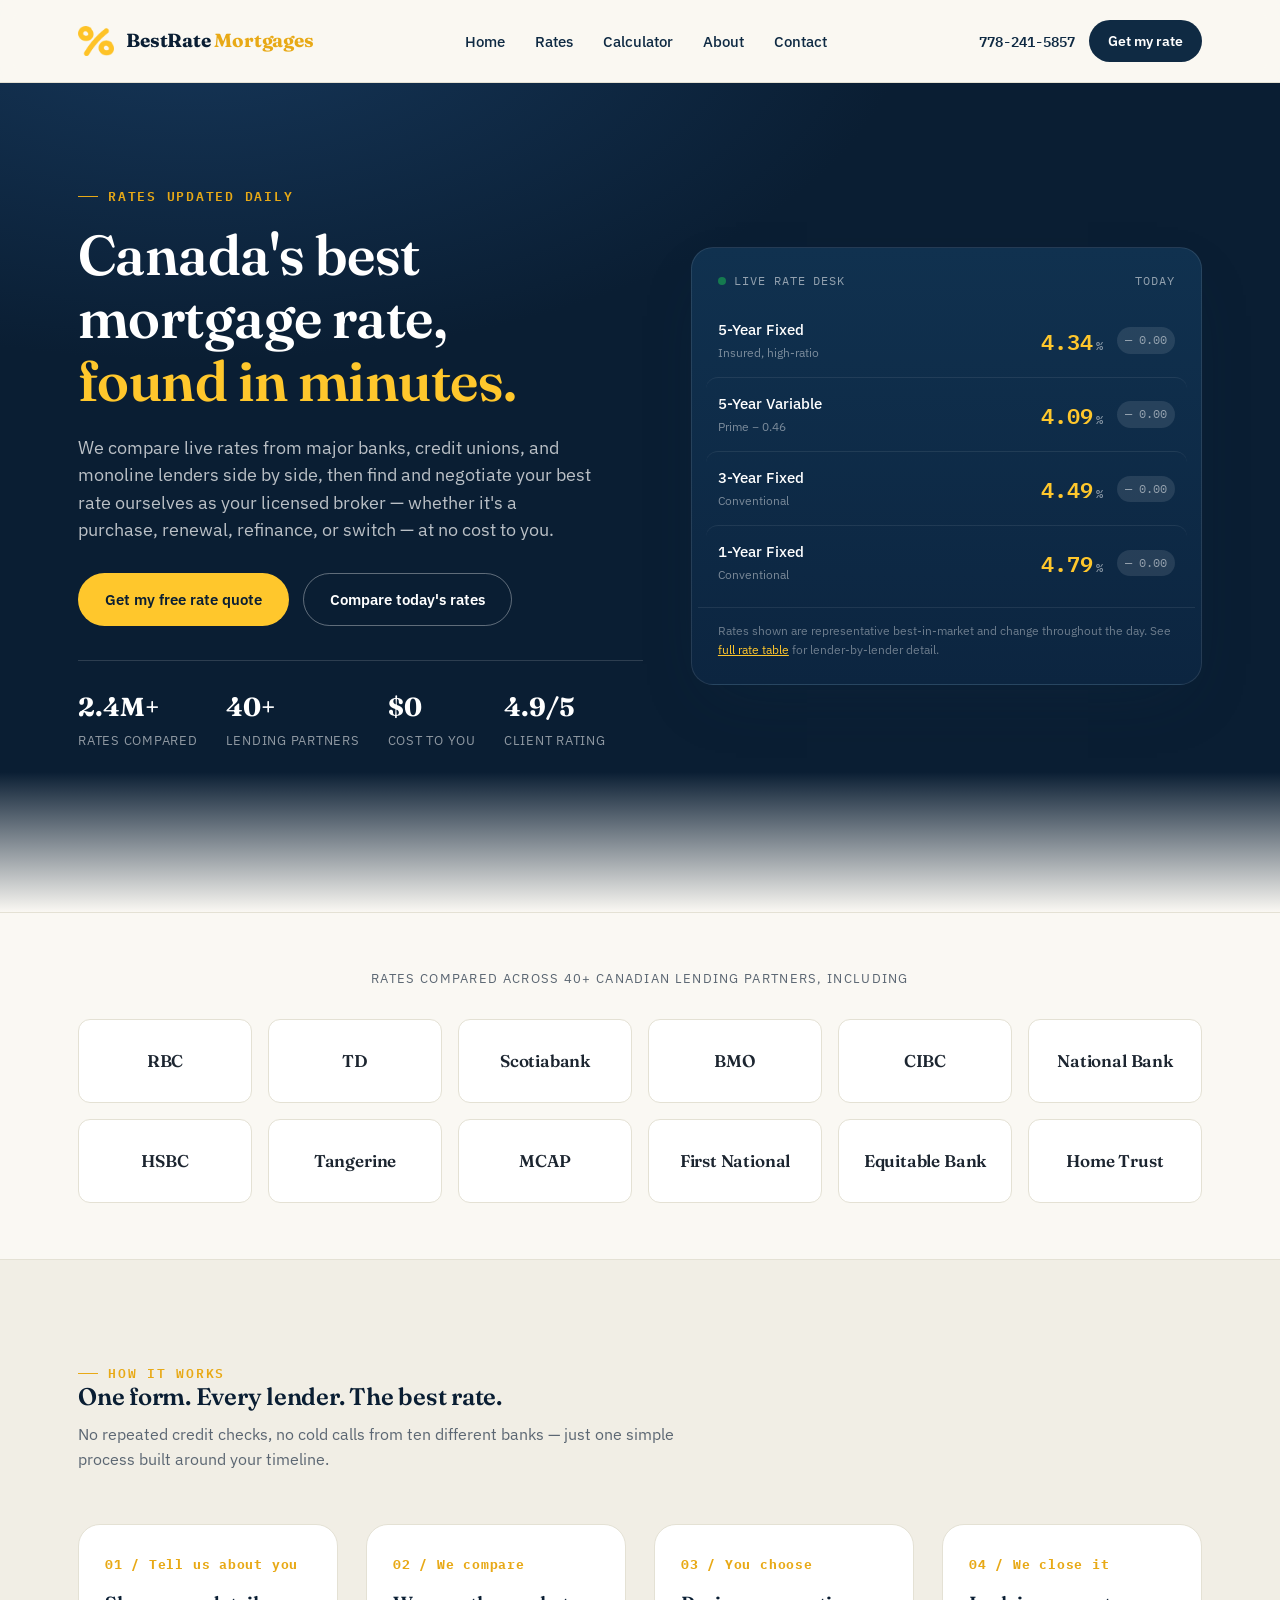
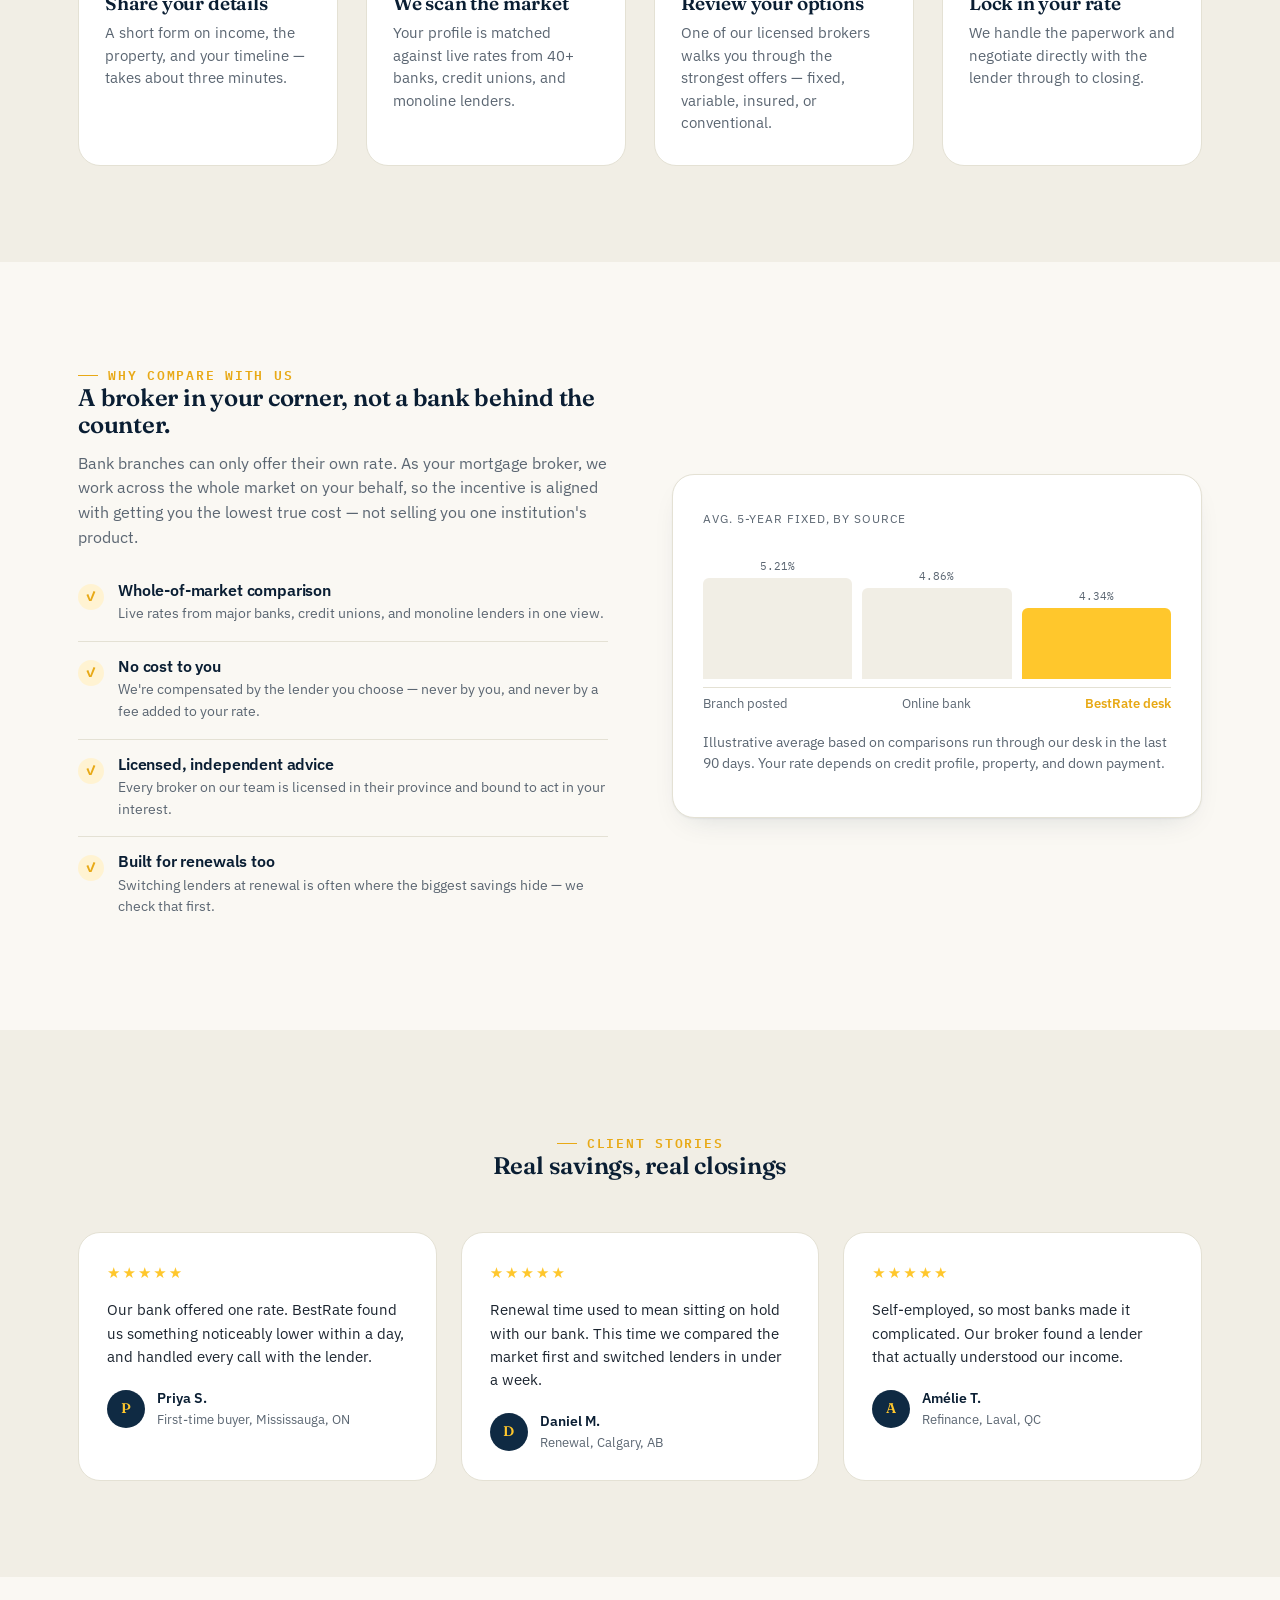
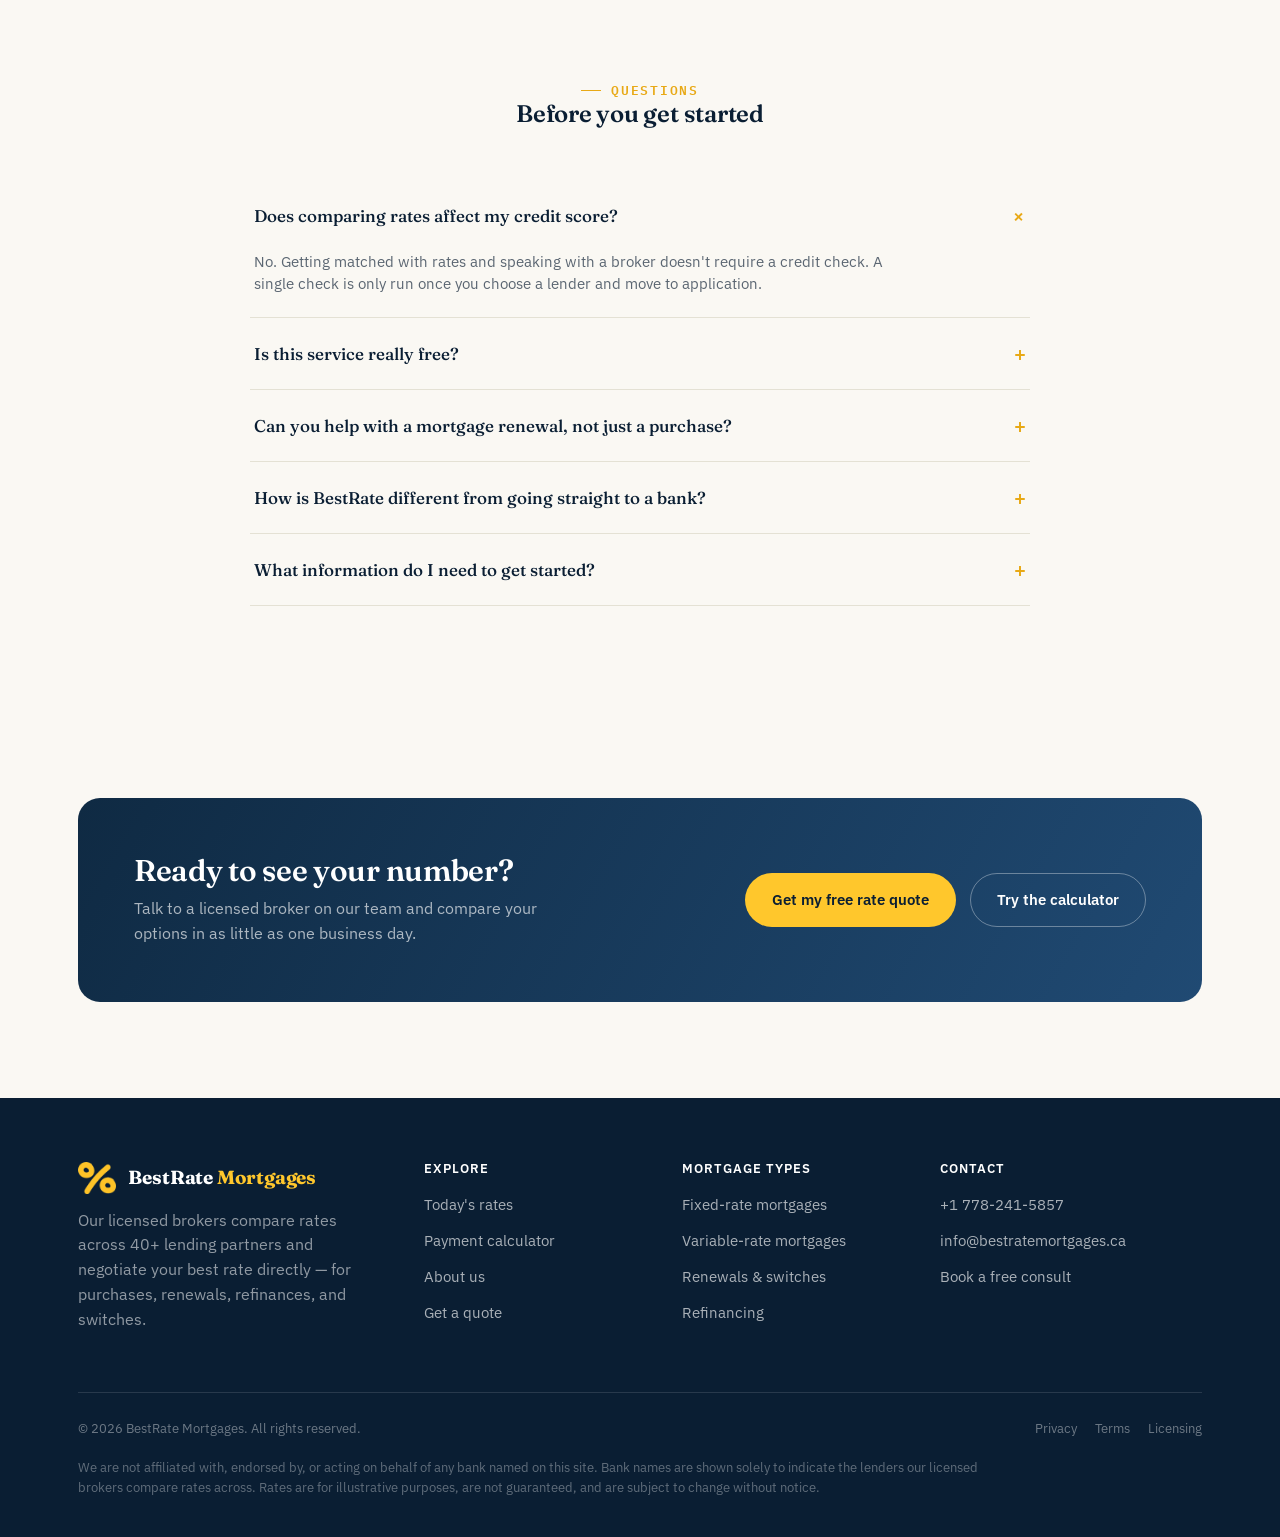
<file: index.html>
<!DOCTYPE html>
<html lang="en">
<head>
<meta charset="UTF-8">
<meta name="viewport" content="width=device-width, initial-scale=1.0">
<title>BestRate Mortgages | Compare Canada's Best Mortgage Rates</title>
<meta name="description" content="Compare live mortgage rates from Canada's major banks and lenders in one place, and get matched with a licensed broker — free, with no obligation.">
<link rel="icon" href="images/logo-transparent.png">
<link rel="stylesheet" href="css/style.css">
</head>
<body>

<!-- ============ HEADER ============ -->
<div data-include="components/header.html"></div>

<!-- ============ HERO ============ -->
<section class="hero">
  <div class="container hero-inner">
    <div>
      <span class="eyebrow">Rates updated daily</span>
      <h1>Canada's best mortgage rate,<br><em>found in minutes.</em></h1>
      <p class="hero-sub">We compare live rates from major banks, credit unions, and monoline lenders side by side, then find and negotiate your best rate ourselves as your licensed broker — whether it's a purchase, renewal, refinance, or switch — at no cost to you.</p>
      <div class="hero-actions">
        <a href="contact.html" class="btn btn-gold">Get my free rate quote</a>
        <a href="rates.html" class="btn btn-outline">Compare today's rates</a>
      </div>
      <div class="hero-trust">
        <div><strong>2.4M+</strong><span>Rates compared</span></div>
        <div><strong>40+</strong><span>Lending partners</span></div>
        <div><strong>$0</strong><span>Cost to you</span></div>
        <div><strong>4.9/5</strong><span>Client rating</span></div>
      </div>
    </div>

    <div class="rate-panel">
      <div class="rate-panel-head">
        <span><span class="dot"></span>Live rate desk</span>
        <span id="tickerClock" class="mono">TODAY</span>
      </div>
      <div class="rate-list">
        <div class="rate-row" data-base="4.34">
          <div class="rate-term">5-Year Fixed<small>Insured, high-ratio</small></div>
          <div class="rate-num">4.34<small>%</small></div>
          <div class="rate-delta flat">— 0.00</div>
        </div>
        <div class="rate-row" data-base="4.09">
          <div class="rate-term">5-Year Variable<small>Prime − 0.46</small></div>
          <div class="rate-num">4.09<small>%</small></div>
          <div class="rate-delta flat">— 0.00</div>
        </div>
        <div class="rate-row" data-base="4.49">
          <div class="rate-term">3-Year Fixed<small>Conventional</small></div>
          <div class="rate-num">4.49<small>%</small></div>
          <div class="rate-delta flat">— 0.00</div>
        </div>
        <div class="rate-row" data-base="4.79">
          <div class="rate-term">1-Year Fixed<small>Conventional</small></div>
          <div class="rate-num">4.79<small>%</small></div>
          <div class="rate-delta flat">— 0.00</div>
        </div>
      </div>
      <div class="rate-panel-foot">Rates shown are representative best-in-market and change throughout the day. See <a href="rates.html" style="color:var(--gold-500)">full rate table</a> for lender-by-lender detail.</div>
    </div>
  </div>
</section>

<!-- ============ PARTNERS ============ -->
<section class="partners">
  <div class="container">
    <p class="partners-label">Rates compared across 40+ Canadian lending partners, including</p>
    <div class="partner-grid">
      <div class="partner-badge"><span class="partner-mark">RBC</span></div>
      <div class="partner-badge"><span class="partner-mark">TD</span></div>
      <div class="partner-badge"><span class="partner-mark">Scotiabank</span></div>
      <div class="partner-badge"><span class="partner-mark">BMO</span></div>
      <div class="partner-badge"><span class="partner-mark">CIBC</span></div>
      <div class="partner-badge"><span class="partner-mark">National Bank</span></div>
      <div class="partner-badge"><span class="partner-mark">HSBC</span></div>
      <div class="partner-badge"><span class="partner-mark">Tangerine</span></div>
      <div class="partner-badge"><span class="partner-mark">MCAP</span></div>
      <div class="partner-badge"><span class="partner-mark">First National</span></div>
      <div class="partner-badge"><span class="partner-mark">Equitable Bank</span></div>
      <div class="partner-badge"><span class="partner-mark">Home Trust</span></div>
    </div>
  </div>
</section>

<!-- ============ HOW IT WORKS ============ -->
<section class="bg-dim">
  <div class="container">
    <div class="section-head reveal">
      <span class="eyebrow">How it works</span>
      <h2>One form. Every lender. The best rate.</h2>
      <p>No repeated credit checks, no cold calls from ten different banks — just one simple process built around your timeline.</p>
    </div>
    <div class="steps">
      <div class="step-card reveal">
        <span class="step-num">01 / Tell us about you</span>
        <h3>Share your details</h3>
        <p>A short form on income, the property, and your timeline — takes about three minutes.</p>
      </div>
      <div class="step-card reveal">
        <span class="step-num">02 / We compare</span>
        <h3>We scan the market</h3>
        <p>Your profile is matched against live rates from 40+ banks, credit unions, and monoline lenders.</p>
      </div>
      <div class="step-card reveal">
        <span class="step-num">03 / You choose</span>
        <h3>Review your options</h3>
        <p>One of our licensed brokers walks you through the strongest offers — fixed, variable, insured, or conventional.</p>
      </div>
      <div class="step-card reveal">
        <span class="step-num">04 / We close it</span>
        <h3>Lock in your rate</h3>
        <p>We handle the paperwork and negotiate directly with the lender through to closing.</p>
      </div>
    </div>
  </div>
</section>

<!-- ============ WHY US SPLIT ============ -->
<section>
  <div class="container split">
    <div class="reveal">
      <span class="eyebrow">Why compare with us</span>
      <h2>A broker in your corner, not a bank behind the counter.</h2>
      <p>Bank branches can only offer their own rate. As your mortgage broker, we work across the whole market on your behalf, so the incentive is aligned with getting you the lowest true cost — not selling you one institution's product.</p>
      <ul class="check-list">
        <li>
          <span class="check-ico">✓</span>
          <div><h4>Whole-of-market comparison</h4><p>Live rates from major banks, credit unions, and monoline lenders in one view.</p></div>
        </li>
        <li>
          <span class="check-ico">✓</span>
          <div><h4>No cost to you</h4><p>We're compensated by the lender you choose — never by you, and never by a fee added to your rate.</p></div>
        </li>
        <li>
          <span class="check-ico">✓</span>
          <div><h4>Licensed, independent advice</h4><p>Every broker on our team is licensed in their province and bound to act in your interest.</p></div>
        </li>
        <li>
          <span class="check-ico">✓</span>
          <div><h4>Built for renewals too</h4><p>Switching lenders at renewal is often where the biggest savings hide — we check that first.</p></div>
        </li>
      </ul>
    </div>
    <div class="reveal">
      <div class="mock-card">
        <span class="mono-label">Avg. 5-year fixed, by source</span>
        <div class="mock-bars">
          <div class="bar" style="height:78%"><span>5.21%</span></div>
          <div class="bar" style="height:70%"><span>4.86%</span></div>
          <div class="bar hi" style="height:55%"><span>4.34%</span></div>
        </div>
        <div style="display:flex;justify-content:space-between;font-size:12.5px;color:var(--slate);padding-top:6px;border-top:1px solid var(--line)">
          <span>Branch posted</span><span>Online bank</span><span style="color:var(--gold-600);font-weight:600">BestRate desk</span>
        </div>
        <p style="margin-top:18px;font-size:13.5px;">Illustrative average based on comparisons run through our desk in the last 90 days. Your rate depends on credit profile, property, and down payment.</p>
      </div>
    </div>
  </div>
</section>

<!-- ============ TESTIMONIALS ============ -->
<section class="bg-dim">
  <div class="container">
    <div class="section-head center reveal" style="margin-left:auto;margin-right:auto;">
      <span class="eyebrow">Client stories</span>
      <h2>Real savings, real closings</h2>
    </div>
    <div class="testi-grid">
      <div class="testi-card reveal">
        <div class="testi-stars">★★★★★</div>
        <p class="testi-quote">Our bank offered one rate. BestRate found us something noticeably lower within a day, and handled every call with the lender.</p>
        <div class="testi-who">
          <div class="testi-avatar">P</div>
          <div><div class="testi-name">Priya S.</div><div class="testi-loc">First-time buyer, Mississauga, ON</div></div>
        </div>
      </div>
      <div class="testi-card reveal">
        <div class="testi-stars">★★★★★</div>
        <p class="testi-quote">Renewal time used to mean sitting on hold with our bank. This time we compared the market first and switched lenders in under a week.</p>
        <div class="testi-who">
          <div class="testi-avatar">D</div>
          <div><div class="testi-name">Daniel M.</div><div class="testi-loc">Renewal, Calgary, AB</div></div>
        </div>
      </div>
      <div class="testi-card reveal">
        <div class="testi-stars">★★★★★</div>
        <p class="testi-quote">Self-employed, so most banks made it complicated. Our broker found a lender that actually understood our income.</p>
        <div class="testi-who">
          <div class="testi-avatar">A</div>
          <div><div class="testi-name">Amélie T.</div><div class="testi-loc">Refinance, Laval, QC</div></div>
        </div>
      </div>
    </div>
  </div>
</section>

<!-- ============ FAQ ============ -->
<section>
  <div class="container">
    <div class="section-head center reveal" style="margin-left:auto;margin-right:auto;">
      <span class="eyebrow">Questions</span>
      <h2>Before you get started</h2>
    </div>
    <div class="faq reveal">
      <div class="faq-item open">
        <button class="faq-q">Does comparing rates affect my credit score?<span class="plus">+</span></button>
        <div class="faq-a" style="max-height:200px"><div class="faq-a-inner">No. Getting matched with rates and speaking with a broker doesn't require a credit check. A single check is only run once you choose a lender and move to application.</div></div>
      </div>
      <div class="faq-item">
        <button class="faq-q">Is this service really free?<span class="plus">+</span></button>
        <div class="faq-a"><div class="faq-a-inner">Yes. Brokers are paid a finder's fee by the lender you select once your mortgage closes — the rate you're quoted already reflects that, with no markup added on your side.</div></div>
      </div>
      <div class="faq-item">
        <button class="faq-q">Can you help with a mortgage renewal, not just a purchase?<span class="plus">+</span></button>
        <div class="faq-a"><div class="faq-a-inner">Yes — renewals are one of our most common requests. We'll compare your current lender's renewal offer against the rest of the market before you sign anything.</div></div>
      </div>
      <div class="faq-item">
        <button class="faq-q">How is BestRate different from going straight to a bank?<span class="plus">+</span></button>
        <div class="faq-a"><div class="faq-a-inner">A bank branch can only quote its own rate. Our brokers compare across 40+ lenders at once, so you see how your bank's offer actually stacks up before deciding.</div></div>
      </div>
      <div class="faq-item">
        <button class="faq-q">What information do I need to get started?<span class="plus">+</span></button>
        <div class="faq-a"><div class="faq-a-inner">Just a few basics: your target purchase price or current mortgage balance, approximate income, and your timeline. We'll let you know if anything else is needed for your specific file.</div></div>
      </div>
    </div>
  </div>
</section>

<!-- ============ CTA ============ -->
<section>
  <div class="container">
    <div class="cta-band reveal">
      <div>
        <h2>Ready to see your number?</h2>
        <p>Talk to a licensed broker on our team and compare your options in as little as one business day.</p>
      </div>
      <div class="cta-actions">
        <a href="contact.html" class="btn btn-gold">Get my free rate quote</a>
        <a href="calculator.html" class="btn btn-outline">Try the calculator</a>
      </div>
    </div>
  </div>
</section>

<!-- ============ FOOTER ============ -->
<div data-include="components/footer.html"></div>


<script src="js/main.js"></script>
</body>
</html>
</file>
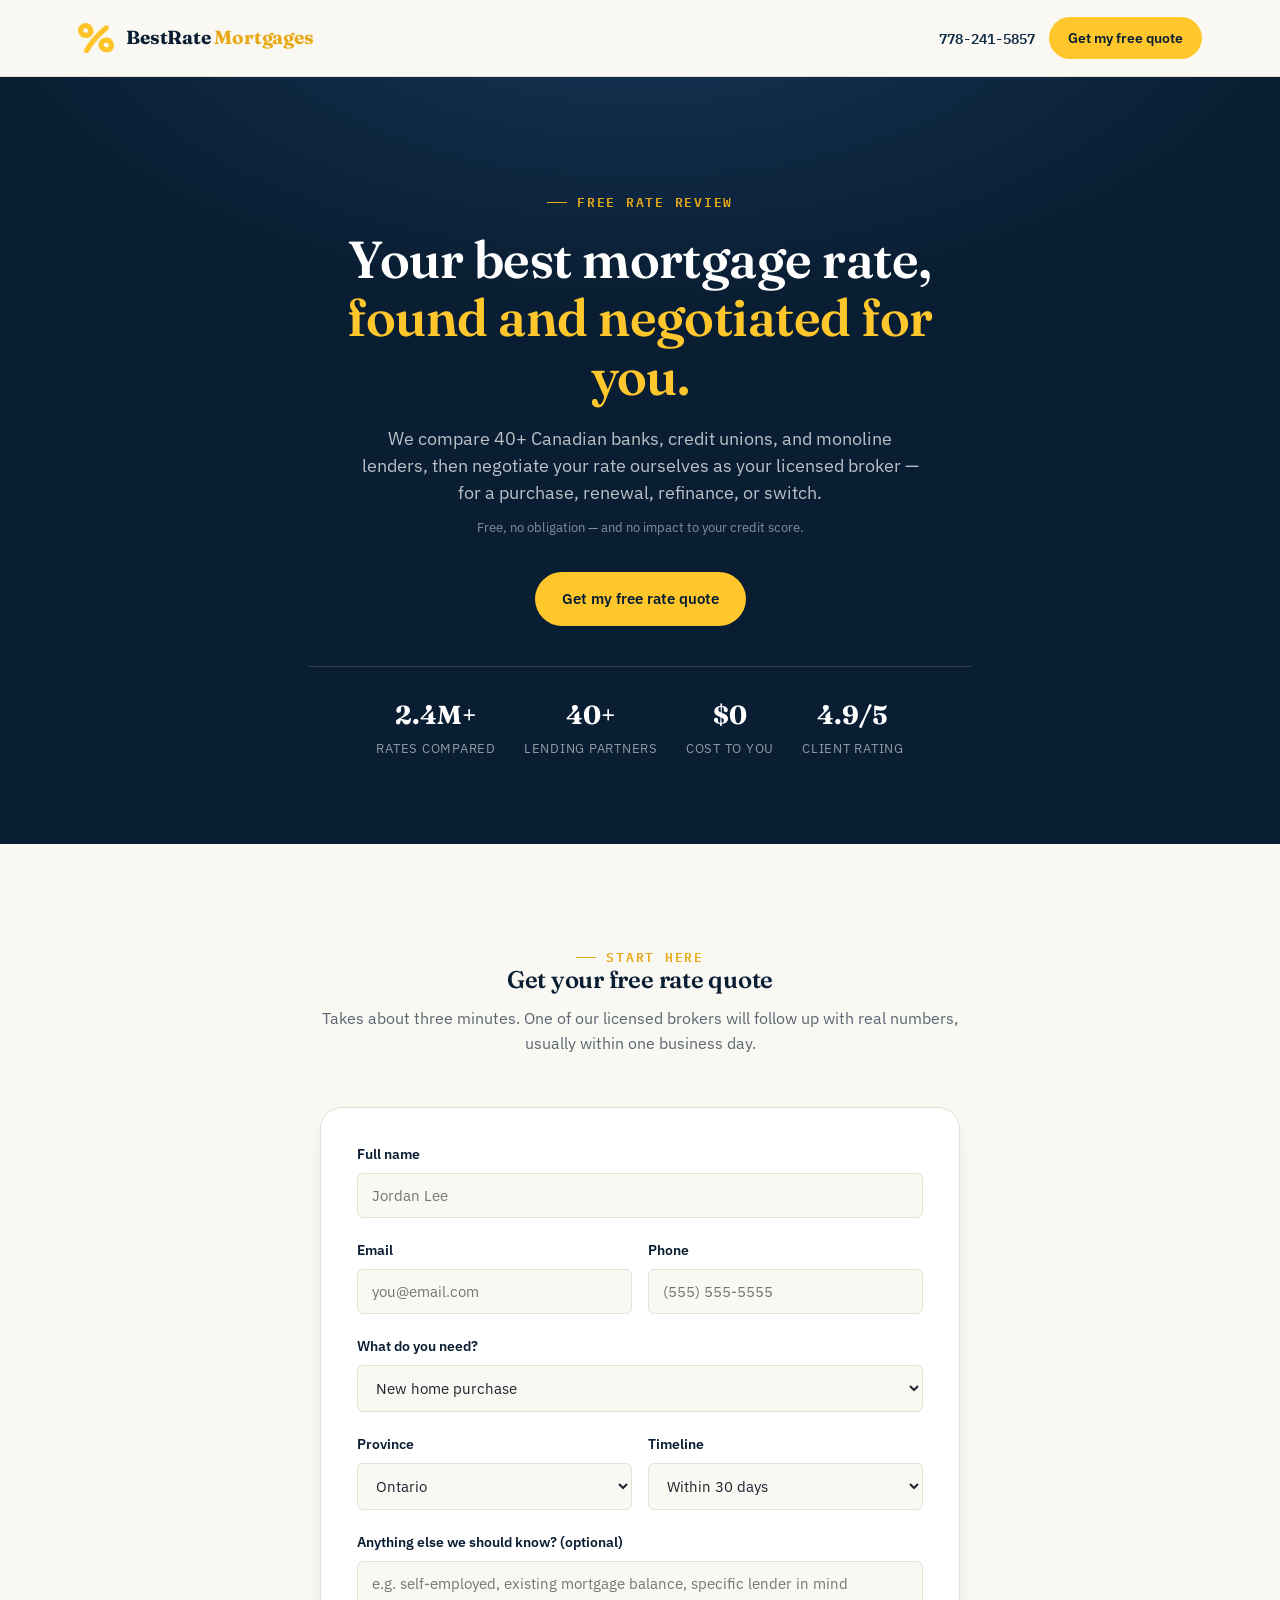
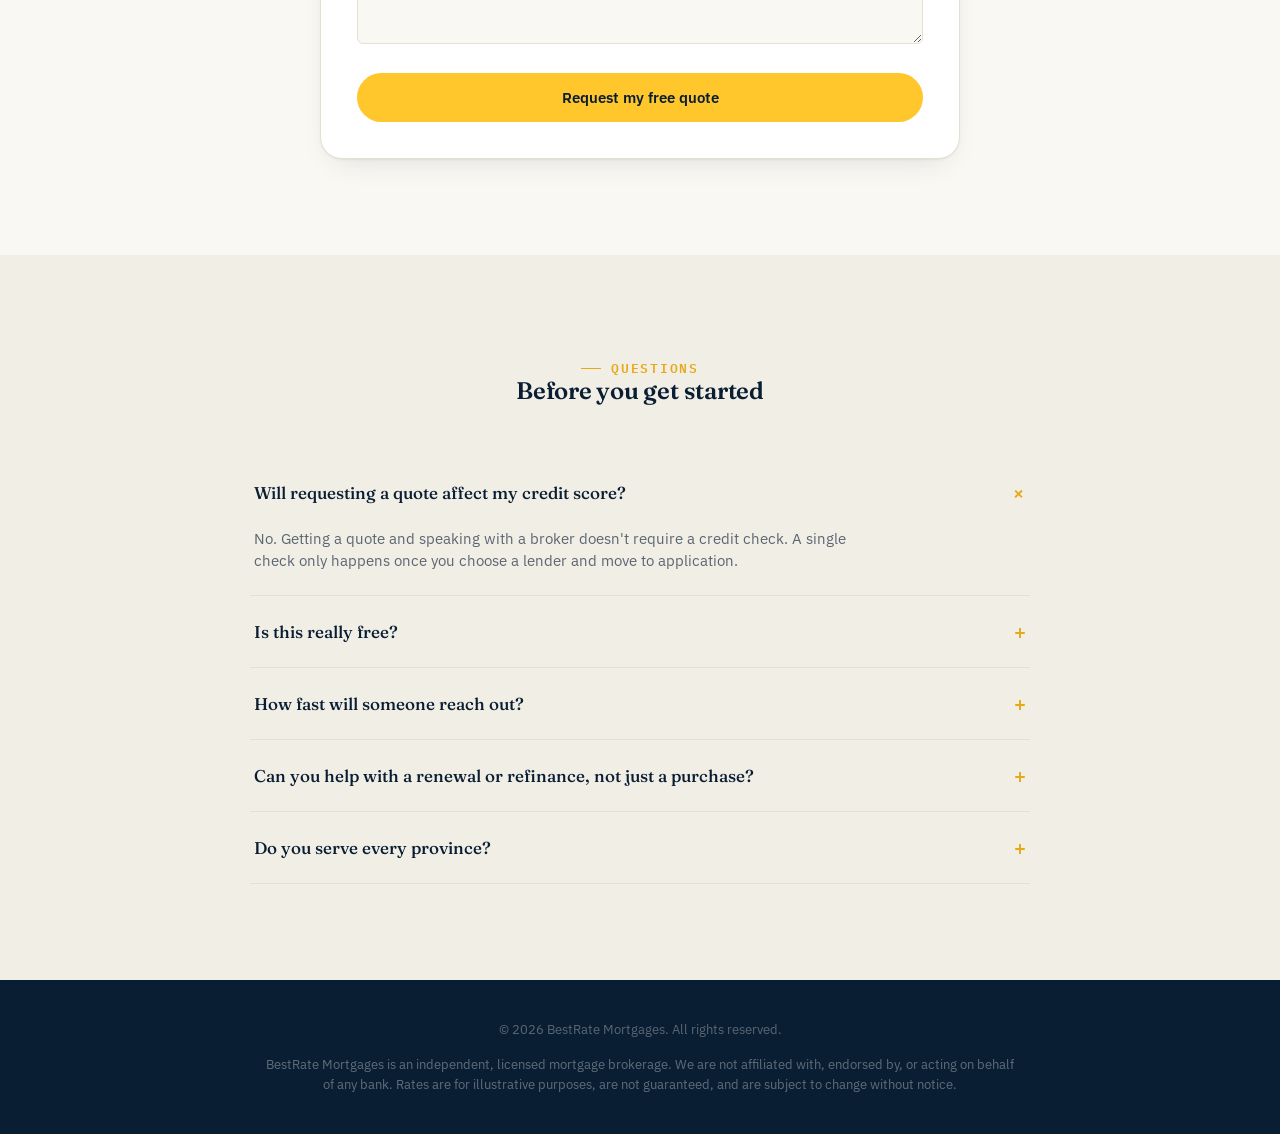
<file: lp/index.html>
<!DOCTYPE html>
<html lang="en">
<head>
<meta charset="UTF-8">
<meta name="viewport" content="width=device-width, initial-scale=1.0">
<title>Get Your Free Mortgage Rate Quote | BestRate Mortgages</title>
<meta name="description" content="Compare 40+ Canadian lenders and get your best mortgage rate — negotiated directly by a licensed broker, free, no obligation.">
<link rel="icon" href="../images/logo-transparent.png">
<link rel="stylesheet" href="../css/style.css">
<style>
  /* ---- Landing-page-only additions (kept out of the shared stylesheet
     so nothing here affects the main site) ---- */

  .lp-bar{
    position: sticky;
    top: 0;
    z-index: 100;
    background: rgba(250,248,243,0.9);
    backdrop-filter: saturate(160%) blur(10px);
    border-bottom: 1px solid var(--line);
  }
  .lp-bar-inner{
    display: flex;
    align-items: center;
    justify-content: space-between;
    height: 76px;
  }
  .lp-bar-actions{ display: flex; align-items: center; gap: 14px; }

  .lp-hero{
    position: relative;
    overflow: hidden;
    background: radial-gradient(1100px 560px at 50% -15%, var(--navy-800), var(--navy-950) 60%);
    color: #fff;
    padding: 108px 0 84px;
    text-align: center;
  }
  .lp-hero-inner{ max-width: 720px; margin: 0 auto; }
  .lp-hero h1{
    color: #fff;
    font-size: clamp(32px, 5vw, 52px);
    margin: 18px 0 20px;
  }
  .lp-hero h1 em{ font-style: normal; color: var(--gold-500); }
  .lp-hero .hero-sub{
    color: rgba(255,255,255,0.72);
    font-size: 17.5px;
    max-width: 560px;
    margin: 0 auto 12px;
  }
  .lp-hero .fine-print{
    font-size: 13px;
    color: rgba(255,255,255,0.5);
    margin-bottom: 34px;
  }
  .lp-hero .hero-actions{ justify-content: center; margin-bottom: 40px; }
  .lp-hero .hero-trust{
    justify-content: center;
    border-top: 1px solid rgba(255,255,255,0.14);
    padding-top: 28px;
  }

  .quote-wrap{ max-width: 640px; margin: 0 auto; }

  .lp-footer{
    background: var(--navy-950);
    color: rgba(255,255,255,0.5);
    padding: 40px 0;
    text-align: center;
    font-size: 13px;
  }
  .lp-footer p{ margin: 0 0 8px; }
  .lp-footer .disclosure{
    max-width: 760px;
    margin: 14px auto 0;
    color: rgba(255,255,255,0.35);
  }
</style>
</head>
<body>

<!-- ============ UTILITY BAR (no nav links — keeps the page on one path) ============ -->
<header class="lp-bar">
  <div class="container lp-bar-inner">
    <a href="../index.html" class="brand">
      <img src="../images/logo-transparent.png" alt="BestRate Mortgages logo">
      <span class="brand-word">BestRate <span>Mortgages</span></span>
    </a>
    <div class="lp-bar-actions">
      <a href="tel:+17782415857" class="phone-link">778-241-5857</a>
      <a href="#quote-form" class="btn btn-gold btn-sm">Get my free quote</a>
    </div>
  </div>
</header>

<!-- ============ 1. MAIN ATTRACTION ============ -->
<section class="lp-hero">
  <div class="container lp-hero-inner">
    <span class="eyebrow">Free rate review</span>
    <h1>Your best mortgage rate, <em>found and negotiated for you.</em></h1>
    <p class="hero-sub">We compare 40+ Canadian banks, credit unions, and monoline lenders, then negotiate your rate ourselves as your licensed broker — for a purchase, renewal, refinance, or switch.</p>
    <p class="fine-print">Free, no obligation — and no impact to your credit score.</p>
    <div class="hero-actions">
      <a href="#quote-form" class="btn btn-gold">Get my free rate quote</a>
    </div>
    <div class="hero-trust">
      <div><strong>2.4M+</strong><span>Rates compared</span></div>
      <div><strong>40+</strong><span>Lending partners</span></div>
      <div><strong>$0</strong><span>Cost to you</span></div>
      <div><strong>4.9/5</strong><span>Client rating</span></div>
    </div>
  </div>
</section>

<!-- ============ 2. FORM ============ -->
<section id="quote-form">
  <div class="container">
    <div class="section-head center" style="margin-left:auto;margin-right:auto;">
      <span class="eyebrow">Start here</span>
      <h2>Get your free rate quote</h2>
      <p>Takes about three minutes. One of our licensed brokers will follow up with real numbers, usually within one business day.</p>
    </div>
    <div class="quote-wrap">
      <form class="form-card" id="leadForm" action="../submit.php" method="POST">
        <div class="field">
          <label for="fullName">Full name</label>
          <input type="text" id="fullName" name="fullName" required placeholder="Jordan Lee">
        </div>
        <div class="field-row">
          <div class="field">
            <label for="email">Email</label>
            <input type="text" id="email" name="email" required placeholder="you@email.com">
          </div>
          <div class="field">
            <label for="phone">Phone</label>
            <input type="text" id="phone" name="phone" required placeholder="(555) 555-5555">
          </div>
        </div>
        <div class="field">
          <label for="need">What do you need?</label>
          <select id="need" name="need">
            <option>New home purchase</option>
            <option>Mortgage renewal</option>
            <option>Refinance</option>
            <option>Switch lenders</option>
            <option>Not sure yet</option>
          </select>
        </div>
        <div class="field-row">
          <div class="field">
            <label for="province">Province</label>
            <select id="province" name="province">
              <option>Ontario</option>
              <option>British Columbia</option>
              <option>Alberta</option>
              <option>Quebec</option>
              <option>Manitoba</option>
              <option>Nova Scotia</option>
              <option>Other</option>
            </select>
          </div>
          <div class="field">
            <label for="timeline">Timeline</label>
            <select id="timeline" name="timeline">
              <option>Within 30 days</option>
              <option>1–3 months</option>
              <option>3–6 months</option>
              <option>Just researching</option>
            </select>
          </div>
        </div>
        <div class="field">
          <label for="message">Anything else we should know? (optional)</label>
          <textarea id="message" name="message" rows="3" placeholder="e.g. self-employed, existing mortgage balance, specific lender in mind"></textarea>
        </div>
        <!-- Honeypot: hidden from real visitors, catches basic bots. Leave this field alone. -->
        <div style="position:absolute;left:-9999px;opacity:0;height:0;overflow:hidden;" aria-hidden="true">
          <label for="company">Company</label>
          <input type="text" id="company" name="company" tabindex="-1" autocomplete="off">
        </div>
        <button type="submit" class="btn btn-gold btn-block" id="submitBtn">Request my free quote</button>
        <div class="form-status" id="formStatus">Thanks — your request has been received. One of our licensed brokers will be in touch shortly.</div>
        <div class="form-status" id="formError" style="background:#fde8e8;color:#a02020;"></div>
      </form>
    </div>
  </div>
</section>

<!-- ============ 3. FAQS ============ -->
<section class="bg-dim">
  <div class="container">
    <div class="section-head center" style="margin-left:auto;margin-right:auto;">
      <span class="eyebrow">Questions</span>
      <h2>Before you get started</h2>
    </div>
    <div class="faq">
      <div class="faq-item open">
        <button class="faq-q">Will requesting a quote affect my credit score?<span class="plus">+</span></button>
        <div class="faq-a" style="max-height:200px"><div class="faq-a-inner">No. Getting a quote and speaking with a broker doesn't require a credit check. A single check only happens once you choose a lender and move to application.</div></div>
      </div>
      <div class="faq-item">
        <button class="faq-q">Is this really free?<span class="plus">+</span></button>
        <div class="faq-a"><div class="faq-a-inner">Yes. We're paid a finder's fee by the lender you select once your mortgage closes — the rate you're quoted already reflects that, with no markup added on your side.</div></div>
      </div>
      <div class="faq-item">
        <button class="faq-q">How fast will someone reach out?<span class="plus">+</span></button>
        <div class="faq-a"><div class="faq-a-inner">Most requests are reviewed within one business day. If your timeline is urgent, mention it in the form and we'll prioritize accordingly.</div></div>
      </div>
      <div class="faq-item">
        <button class="faq-q">Can you help with a renewal or refinance, not just a purchase?<span class="plus">+</span></button>
        <div class="faq-a"><div class="faq-a-inner">Yes — renewals and refinances are some of our most common requests. We'll compare your current lender's offer against the rest of the market before you sign anything.</div></div>
      </div>
      <div class="faq-item">
        <button class="faq-q">Do you serve every province?<span class="plus">+</span></button>
        <div class="faq-a"><div class="faq-a-inner">Yes — our licensed brokers work with clients across Canada, coast to coast.</div></div>
      </div>
    </div>
  </div>
</section>

<!-- ============ FOOTER (minimal — legal only, no exit links) ============ -->
<footer class="lp-footer">
  <div class="container">
    <p>© <span data-year></span> BestRate Mortgages. All rights reserved.</p>
    <p class="disclosure">BestRate Mortgages is an independent, licensed mortgage brokerage. We are not affiliated with, endorsed by, or acting on behalf of any bank. Rates are for illustrative purposes, are not guaranteed, and are subject to change without notice.</p>
  </div>
</footer>

<script src="../js/main.js"></script>
<script>
  const leadForm = document.getElementById('leadForm');
  const formStatus = document.getElementById('formStatus');
  const formError = document.getElementById('formError');
  const submitBtn = document.getElementById('submitBtn');

  if(leadForm){
    leadForm.addEventListener('submit', async (e) => {
      e.preventDefault();
      formStatus.classList.remove('show');
      formError.classList.remove('show');
      formError.textContent = '';

      submitBtn.disabled = true;
      submitBtn.textContent = 'Sending…';

      try{
        const response = await fetch('../submit.php', {
          method: 'POST',
          body: new FormData(leadForm)
        });

        const result = await response.json();

        if(result.success){
          formStatus.classList.add('show');
          submitBtn.textContent = 'Request received ✓';
          leadForm.reset();
        } else {
          throw new Error(result.error || 'Something went wrong. Please try again.');
        }
      } catch(err){
        formError.textContent = err.message && err.message !== 'Failed to fetch'
          ? err.message
          : 'We couldn\'t send that — please call 778-241-5857 or email info@bestratemortgages.ca directly.';
        formError.classList.add('show');
        submitBtn.disabled = false;
        submitBtn.textContent = 'Request my free quote';
      }
    });
  }
</script>
</body>
</html>
</file>
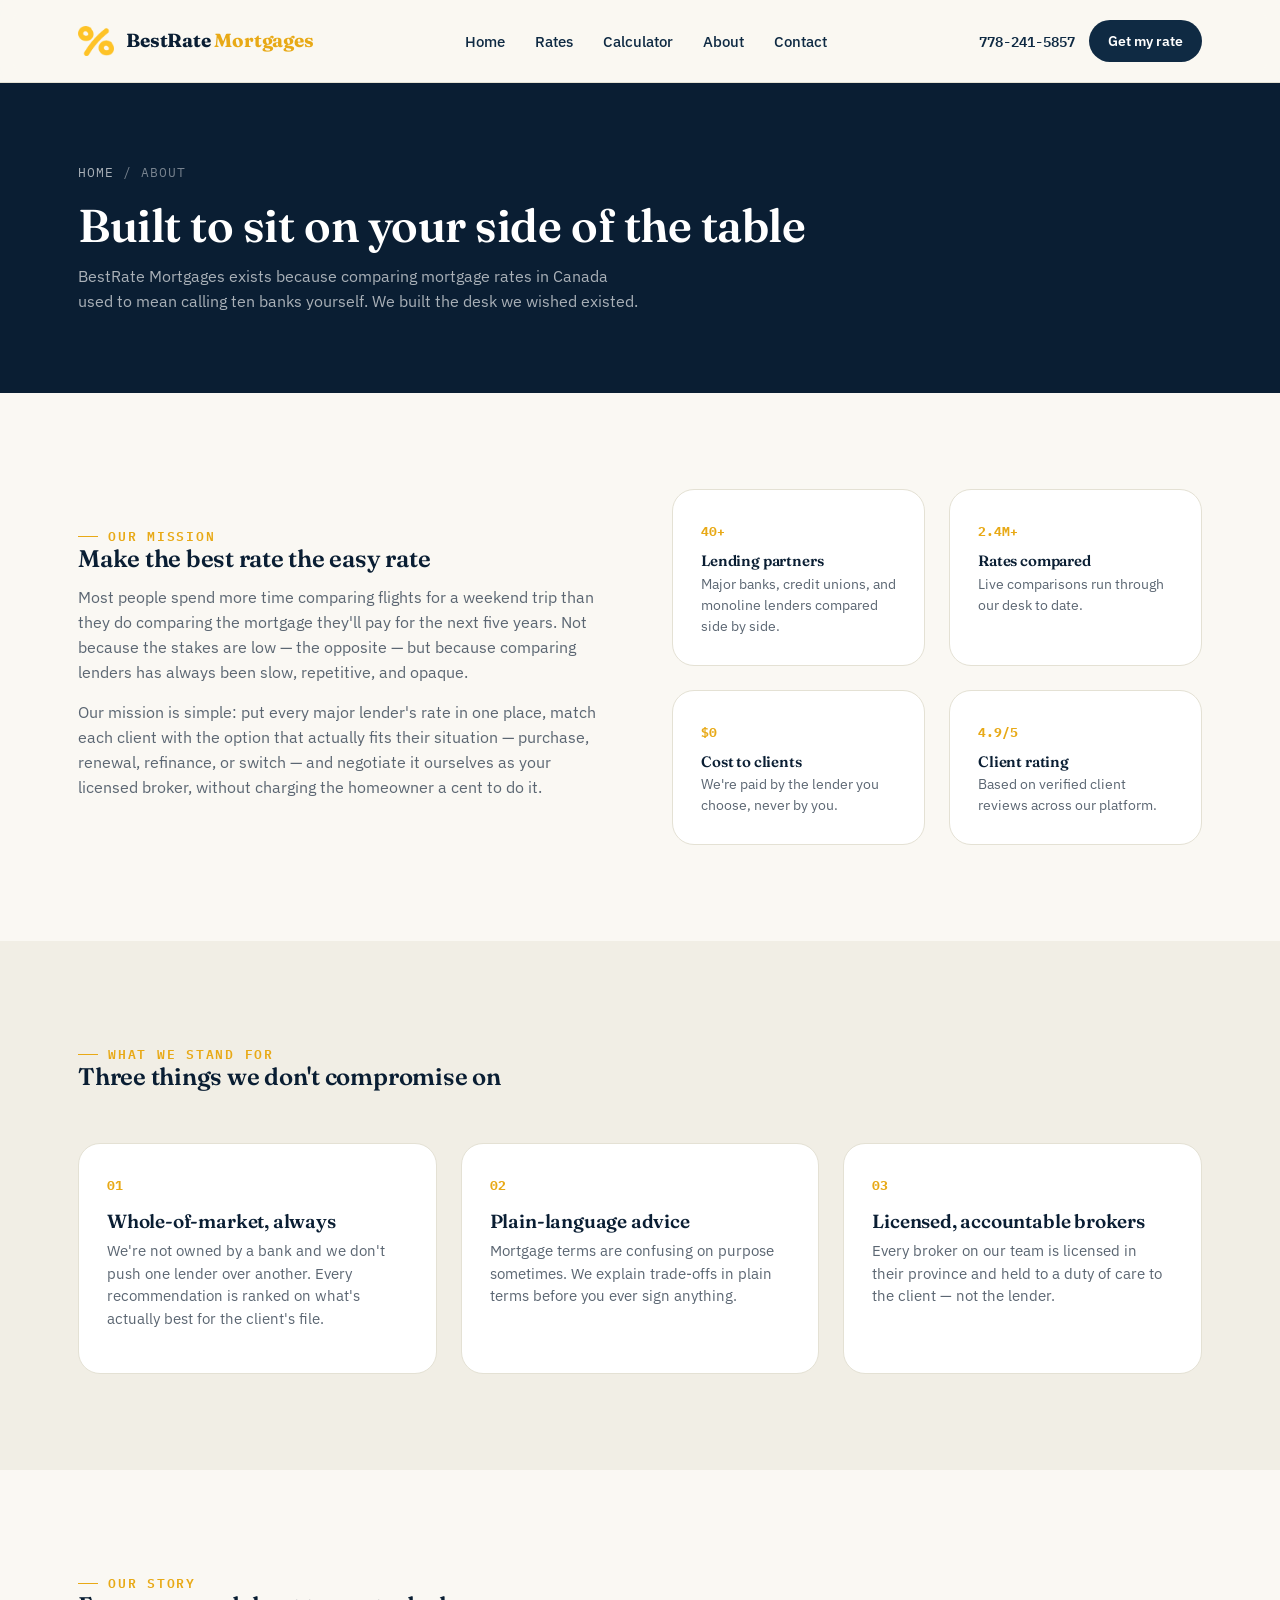
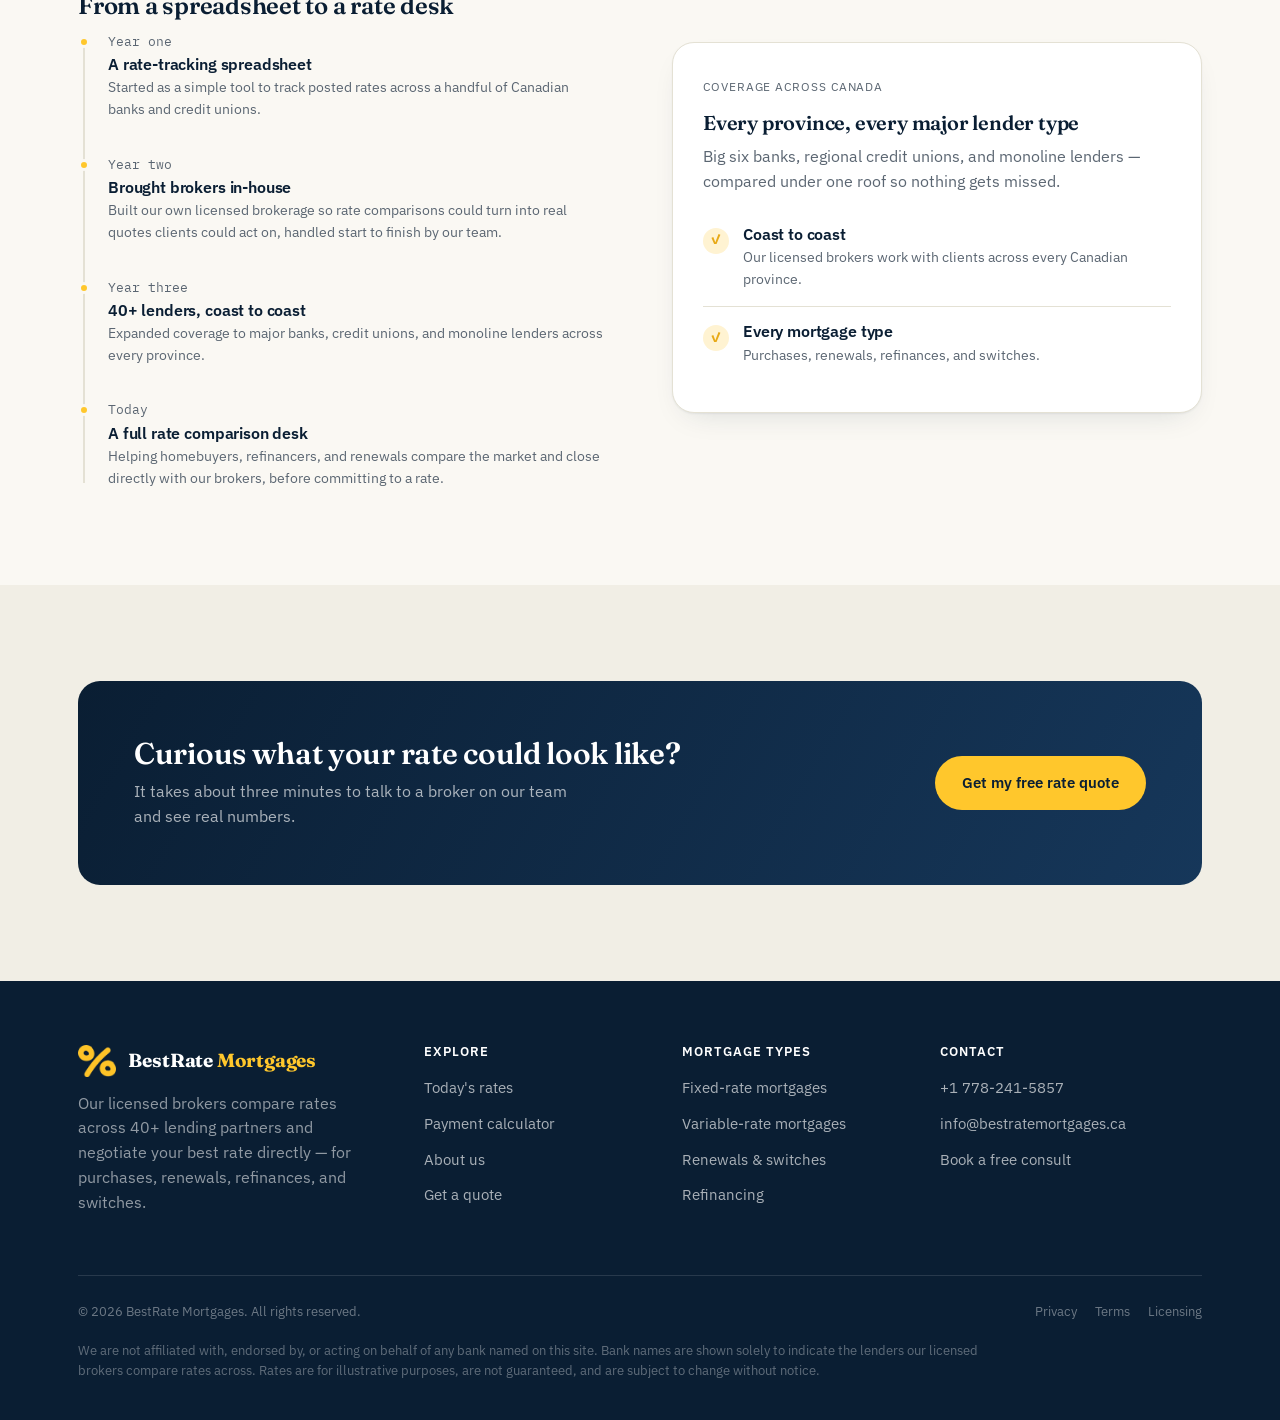
<file: about.html>
<!DOCTYPE html>
<html lang="en">
<head>
<meta charset="UTF-8">
<meta name="viewport" content="width=device-width, initial-scale=1.0">
<title>About Us | BestRate Mortgages</title>
<meta name="description" content="BestRate Mortgages compares rates across Canada's major banks and lenders to find you the best mortgage — at no cost.">
<link rel="icon" href="images/logo-transparent.png">
<link rel="stylesheet" href="css/style.css">
</head>
<body>

<div data-include="components/header.html"></div>

<section class="page-hero">
  <div class="container">
    <div class="breadcrumb"><a href="index.html">Home</a> / About</div>
    <h1>Built to sit on your side of the table</h1>
    <p>BestRate Mortgages exists because comparing mortgage rates in Canada used to mean calling ten banks yourself. We built the desk we wished existed.</p>
  </div>
</section>

<section>
  <div class="container split">
    <div class="reveal">
      <span class="eyebrow">Our mission</span>
      <h2>Make the best rate the easy rate</h2>
      <p>Most people spend more time comparing flights for a weekend trip than they do comparing the mortgage they'll pay for the next five years. Not because the stakes are low — the opposite — but because comparing lenders has always been slow, repetitive, and opaque.</p>
      <p>Our mission is simple: put every major lender's rate in one place, match each client with the option that actually fits their situation — purchase, renewal, refinance, or switch — and negotiate it ourselves as your licensed broker, without charging the homeowner a cent to do it.</p>
    </div>
    <div class="reveal">
      <div class="value-grid" style="grid-template-columns:1fr 1fr;">
        <div class="value-card">
          <span class="num">40+</span>
          <h4 style="font-size:15px;margin:10px 0 4px;">Lending partners</h4>
          <p style="font-size:13.5px;margin:0;">Major banks, credit unions, and monoline lenders compared side by side.</p>
        </div>
        <div class="value-card">
          <span class="num">2.4M+</span>
          <h4 style="font-size:15px;margin:10px 0 4px;">Rates compared</h4>
          <p style="font-size:13.5px;margin:0;">Live comparisons run through our desk to date.</p>
        </div>
        <div class="value-card">
          <span class="num">$0</span>
          <h4 style="font-size:15px;margin:10px 0 4px;">Cost to clients</h4>
          <p style="font-size:13.5px;margin:0;">We're paid by the lender you choose, never by you.</p>
        </div>
        <div class="value-card">
          <span class="num">4.9/5</span>
          <h4 style="font-size:15px;margin:10px 0 4px;">Client rating</h4>
          <p style="font-size:13.5px;margin:0;">Based on verified client reviews across our platform.</p>
        </div>
      </div>
    </div>
  </div>
</section>

<section class="bg-dim">
  <div class="container">
    <div class="section-head reveal">
      <span class="eyebrow">What we stand for</span>
      <h2>Three things we don't compromise on</h2>
    </div>
    <div class="value-grid">
      <div class="value-card reveal">
        <span class="num">01</span>
        <h3 style="font-size:19px;margin:14px 0 8px;">Whole-of-market, always</h3>
        <p style="font-size:14.5px;">We're not owned by a bank and we don't push one lender over another. Every recommendation is ranked on what's actually best for the client's file.</p>
      </div>
      <div class="value-card reveal">
        <span class="num">02</span>
        <h3 style="font-size:19px;margin:14px 0 8px;">Plain-language advice</h3>
        <p style="font-size:14.5px;">Mortgage terms are confusing on purpose sometimes. We explain trade-offs in plain terms before you ever sign anything.</p>
      </div>
      <div class="value-card reveal">
        <span class="num">03</span>
        <h3 style="font-size:19px;margin:14px 0 8px;">Licensed, accountable brokers</h3>
        <p style="font-size:14.5px;">Every broker on our team is licensed in their province and held to a duty of care to the client — not the lender.</p>
      </div>
    </div>
  </div>
</section>

<section>
  <div class="container split">
    <div class="reveal">
      <span class="eyebrow">Our story</span>
      <h2>From a spreadsheet to a rate desk</h2>
      <div class="timeline">
        <div class="timeline-item">
          <div class="timeline-year">Year one</div>
          <h4 style="font-family:'IBM Plex Sans',sans-serif;font-size:15.5px;font-weight:600;margin:0 0 4px;color:var(--navy-950);">A rate-tracking spreadsheet</h4>
          <p style="font-size:14px;margin:0;">Started as a simple tool to track posted rates across a handful of Canadian banks and credit unions.</p>
        </div>
        <div class="timeline-item">
          <div class="timeline-year">Year two</div>
          <h4 style="font-family:'IBM Plex Sans',sans-serif;font-size:15.5px;font-weight:600;margin:0 0 4px;color:var(--navy-950);">Brought brokers in-house</h4>
          <p style="font-size:14px;margin:0;">Built our own licensed brokerage so rate comparisons could turn into real quotes clients could act on, handled start to finish by our team.</p>
        </div>
        <div class="timeline-item">
          <div class="timeline-year">Year three</div>
          <h4 style="font-family:'IBM Plex Sans',sans-serif;font-size:15.5px;font-weight:600;margin:0 0 4px;color:var(--navy-950);">40+ lenders, coast to coast</h4>
          <p style="font-size:14px;margin:0;">Expanded coverage to major banks, credit unions, and monoline lenders across every province.</p>
        </div>
        <div class="timeline-item">
          <div class="timeline-year">Today</div>
          <h4 style="font-family:'IBM Plex Sans',sans-serif;font-size:15.5px;font-weight:600;margin:0 0 4px;color:var(--navy-950);">A full rate comparison desk</h4>
          <p style="font-size:14px;margin:0;">Helping homebuyers, refinancers, and renewals compare the market and close directly with our brokers, before committing to a rate.</p>
        </div>
      </div>
    </div>
    <div class="reveal">
      <div class="mock-card">
        <span class="mono-label">Coverage across Canada</span>
        <h3 style="margin-top:14px;font-size:20px;">Every province, every major lender type</h3>
        <p>Big six banks, regional credit unions, and monoline lenders — compared under one roof so nothing gets missed.</p>
        <ul class="check-list" style="margin-top:10px;">
          <li><span class="check-ico">✓</span><div><h4>Coast to coast</h4><p>Our licensed brokers work with clients across every Canadian province.</p></div></li>
          <li><span class="check-ico">✓</span><div><h4>Every mortgage type</h4><p>Purchases, renewals, refinances, and switches.</p></div></li>
        </ul>
      </div>
    </div>
  </div>
</section>

<section class="bg-dim">
  <div class="container">
    <div class="cta-band reveal" style="background:linear-gradient(120deg, var(--navy-950), var(--navy-800));">
      <div>
        <h2>Curious what your rate could look like?</h2>
        <p>It takes about three minutes to talk to a broker on our team and see real numbers.</p>
      </div>
      <div class="cta-actions">
        <a href="contact.html" class="btn btn-gold">Get my free rate quote</a>
      </div>
    </div>
  </div>
</section>

<div data-include="components/footer.html"></div>

<script src="js/main.js"></script>
</body>
</html>
</file>
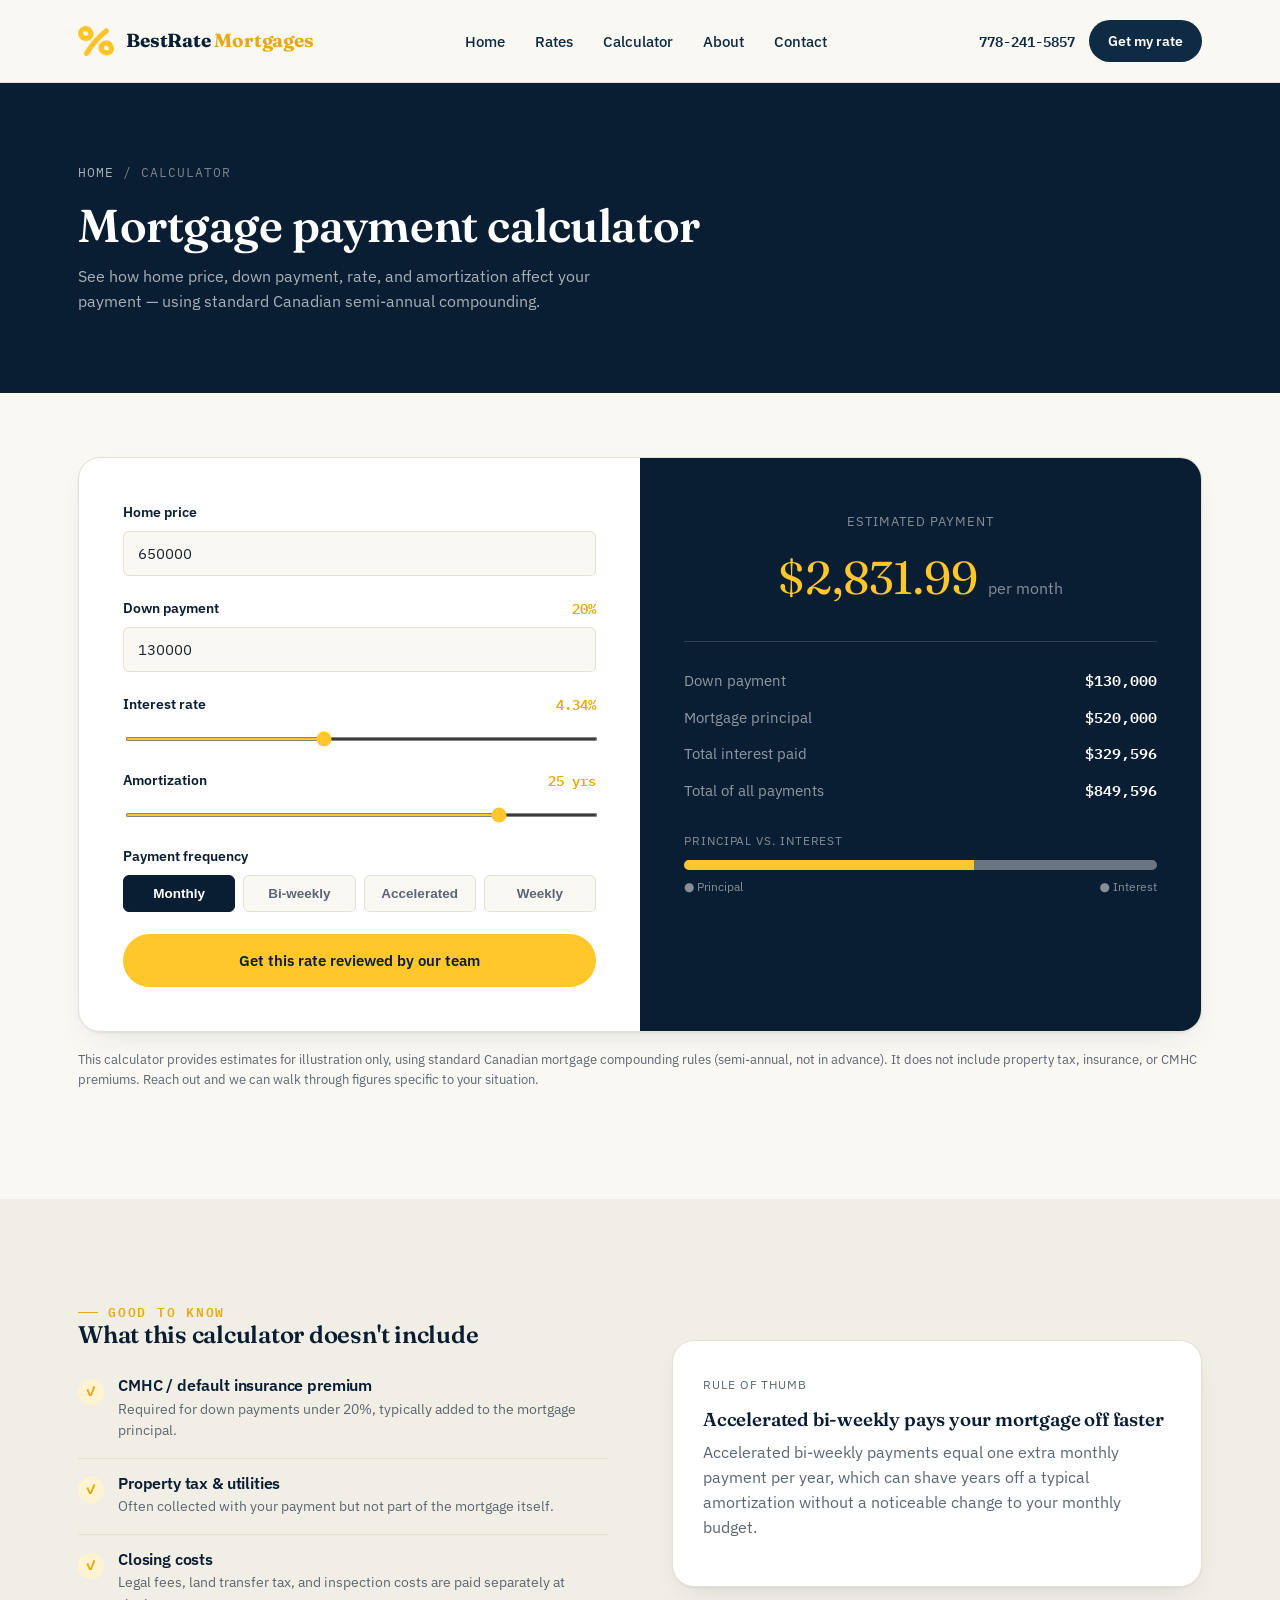
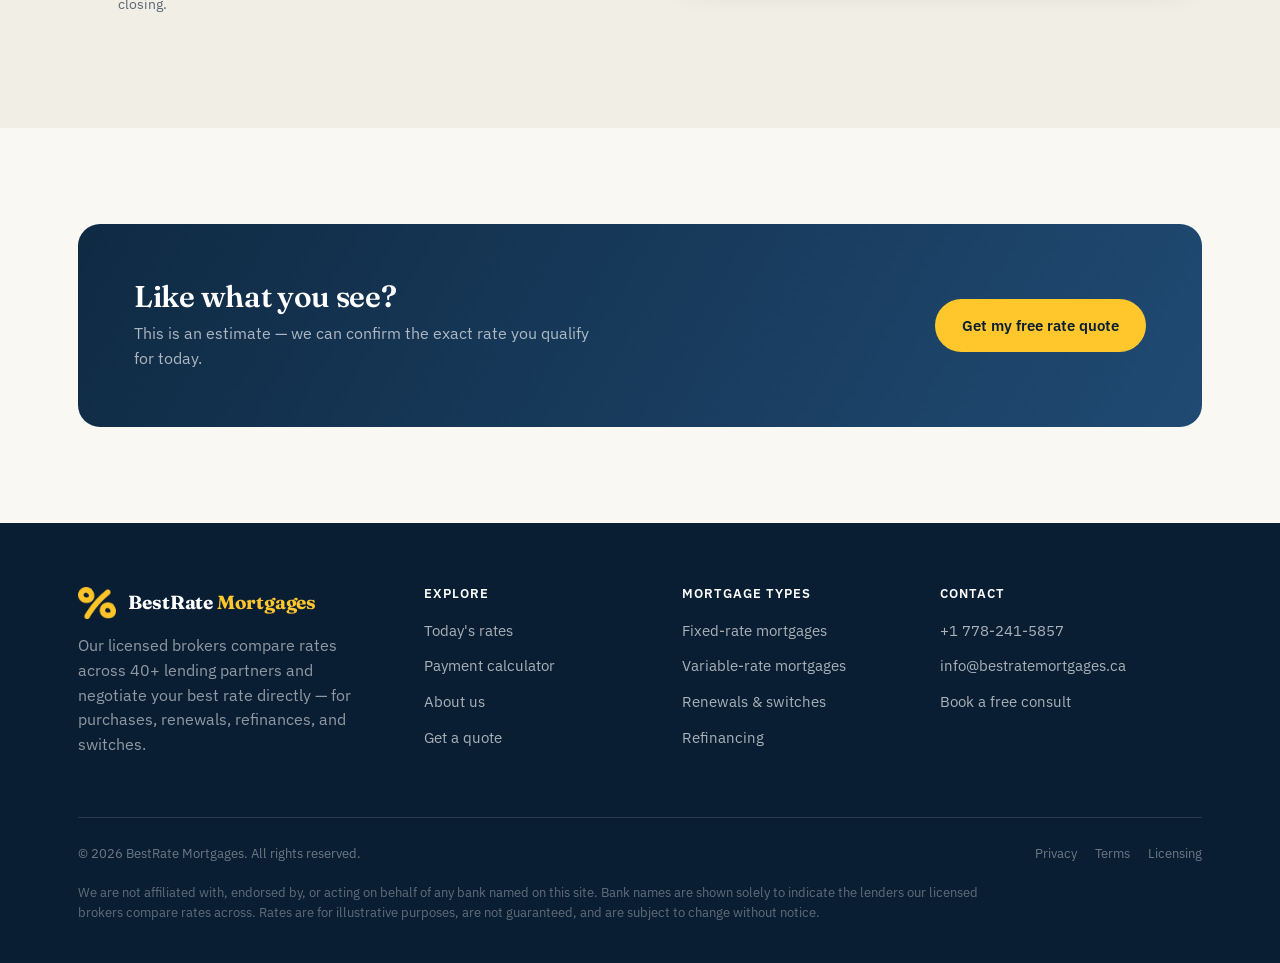
<file: calculator.html>
<!DOCTYPE html>
<html lang="en">
<head>
<meta charset="UTF-8">
<meta name="viewport" content="width=device-width, initial-scale=1.0">
<title>Mortgage Payment Calculator | BestRate Mortgages</title>
<meta name="description" content="Estimate your monthly mortgage payment based on home price, down payment, rate, and amortization.">
<link rel="icon" href="images/logo-transparent.png">
<link rel="stylesheet" href="css/style.css">
</head>
<body>

<div data-include="components/header.html"></div>

<section class="page-hero">
  <div class="container">
    <div class="breadcrumb"><a href="index.html">Home</a> / Calculator</div>
    <h1>Mortgage payment calculator</h1>
    <p>See how home price, down payment, rate, and amortization affect your payment — using standard Canadian semi-annual compounding.</p>
  </div>
</section>

<section style="padding-top:64px;">
  <div class="container">
    <div class="calc-wrap reveal">
      <div class="calc-form">
        <div class="field">
          <label for="homePrice">Home price <span class="val" id="priceEcho"></span></label>
          <input type="number" id="homePrice" value="650000" step="5000" min="0">
        </div>
        <div class="field">
          <label for="downPayment">Down payment <span class="val" id="downPaymentPct">20%</span></label>
          <input type="number" id="downPayment" value="130000" step="1000" min="0">
        </div>
        <div class="field">
          <label for="rateInput">Interest rate <span class="val" id="rateVal">4.34%</span></label>
          <input type="range" id="rateInput" min="1" max="9" step="0.01" value="4.34">
        </div>
        <div class="field">
          <label for="amortInput">Amortization <span class="val" id="amortVal">25 yrs</span></label>
          <input type="range" id="amortInput" min="5" max="30" step="1" value="25">
        </div>
        <div class="field">
          <label>Payment frequency</label>
          <div class="toggle-row" id="freqToggle">
            <button data-freq="monthly" class="active">Monthly</button>
            <button data-freq="biweekly">Bi-weekly</button>
            <button data-freq="accelerated">Accelerated</button>
            <button data-freq="weekly">Weekly</button>
          </div>
        </div>
        <a href="contact.html" class="btn btn-gold btn-block">Get this rate reviewed by our team</a>
      </div>

      <div class="calc-result">
        <div class="result-figure">
          <div class="label">Estimated payment</div>
          <div class="num" id="resPayment">$0 <small>per month</small></div>
        </div>
        <div class="result-rows">
          <div class="result-row"><span>Down payment</span><span id="resDown">$0</span></div>
          <div class="result-row"><span>Mortgage principal</span><span id="resLoan">$0</span></div>
          <div class="result-row"><span>Total interest paid</span><span id="resInterest">$0</span></div>
          <div class="result-row"><span>Total of all payments</span><span id="resTotal">$0</span></div>
        </div>
        <div>
          <div class="mono-label" style="color:rgba(255,255,255,0.5);font-size:11.5px;text-transform:uppercase;letter-spacing:.08em;margin-bottom:10px;">Principal vs. interest</div>
          <div style="display:flex;height:10px;border-radius:6px;overflow:hidden;background:rgba(255,255,255,0.12);">
            <div id="barPrincipal" style="background:var(--gold-500);"></div>
            <div id="barInterest" style="background:rgba(255,255,255,0.3);"></div>
          </div>
          <div style="display:flex;justify-content:space-between;font-size:12px;color:rgba(255,255,255,0.5);margin-top:8px;">
            <span>● Principal</span><span>● Interest</span>
          </div>
        </div>
      </div>
    </div>
    <p class="rates-note">This calculator provides estimates for illustration only, using standard Canadian mortgage compounding rules (semi-annual, not in advance). It does not include property tax, insurance, or CMHC premiums. Reach out and we can walk through figures specific to your situation.</p>
  </div>
</section>

<section class="bg-dim">
  <div class="container split">
    <div class="reveal">
      <span class="eyebrow">Good to know</span>
      <h2>What this calculator doesn't include</h2>
      <ul class="check-list">
        <li><span class="check-ico">✓</span><div><h4>CMHC / default insurance premium</h4><p>Required for down payments under 20%, typically added to the mortgage principal.</p></div></li>
        <li><span class="check-ico">✓</span><div><h4>Property tax &amp; utilities</h4><p>Often collected with your payment but not part of the mortgage itself.</p></div></li>
        <li><span class="check-ico">✓</span><div><h4>Closing costs</h4><p>Legal fees, land transfer tax, and inspection costs are paid separately at closing.</p></div></li>
      </ul>
    </div>
    <div class="reveal">
      <div class="mock-card">
        <span class="mono-label">Rule of thumb</span>
        <h3 style="margin-top:14px;">Accelerated bi-weekly pays your mortgage off faster</h3>
        <p>Accelerated bi-weekly payments equal one extra monthly payment per year, which can shave years off a typical amortization without a noticeable change to your monthly budget.</p>
      </div>
    </div>
  </div>
</section>

<section>
  <div class="container">
    <div class="cta-band reveal">
      <div>
        <h2>Like what you see?</h2>
        <p>This is an estimate — we can confirm the exact rate you qualify for today.</p>
      </div>
      <div class="cta-actions">
        <a href="contact.html" class="btn btn-gold">Get my free rate quote</a>
      </div>
    </div>
  </div>
</section>
<div data-include="components/footer.html"></div>

<script src="js/main.js"></script>
<script src="js/calculator.js"></script>
</body>
</html>
</file>
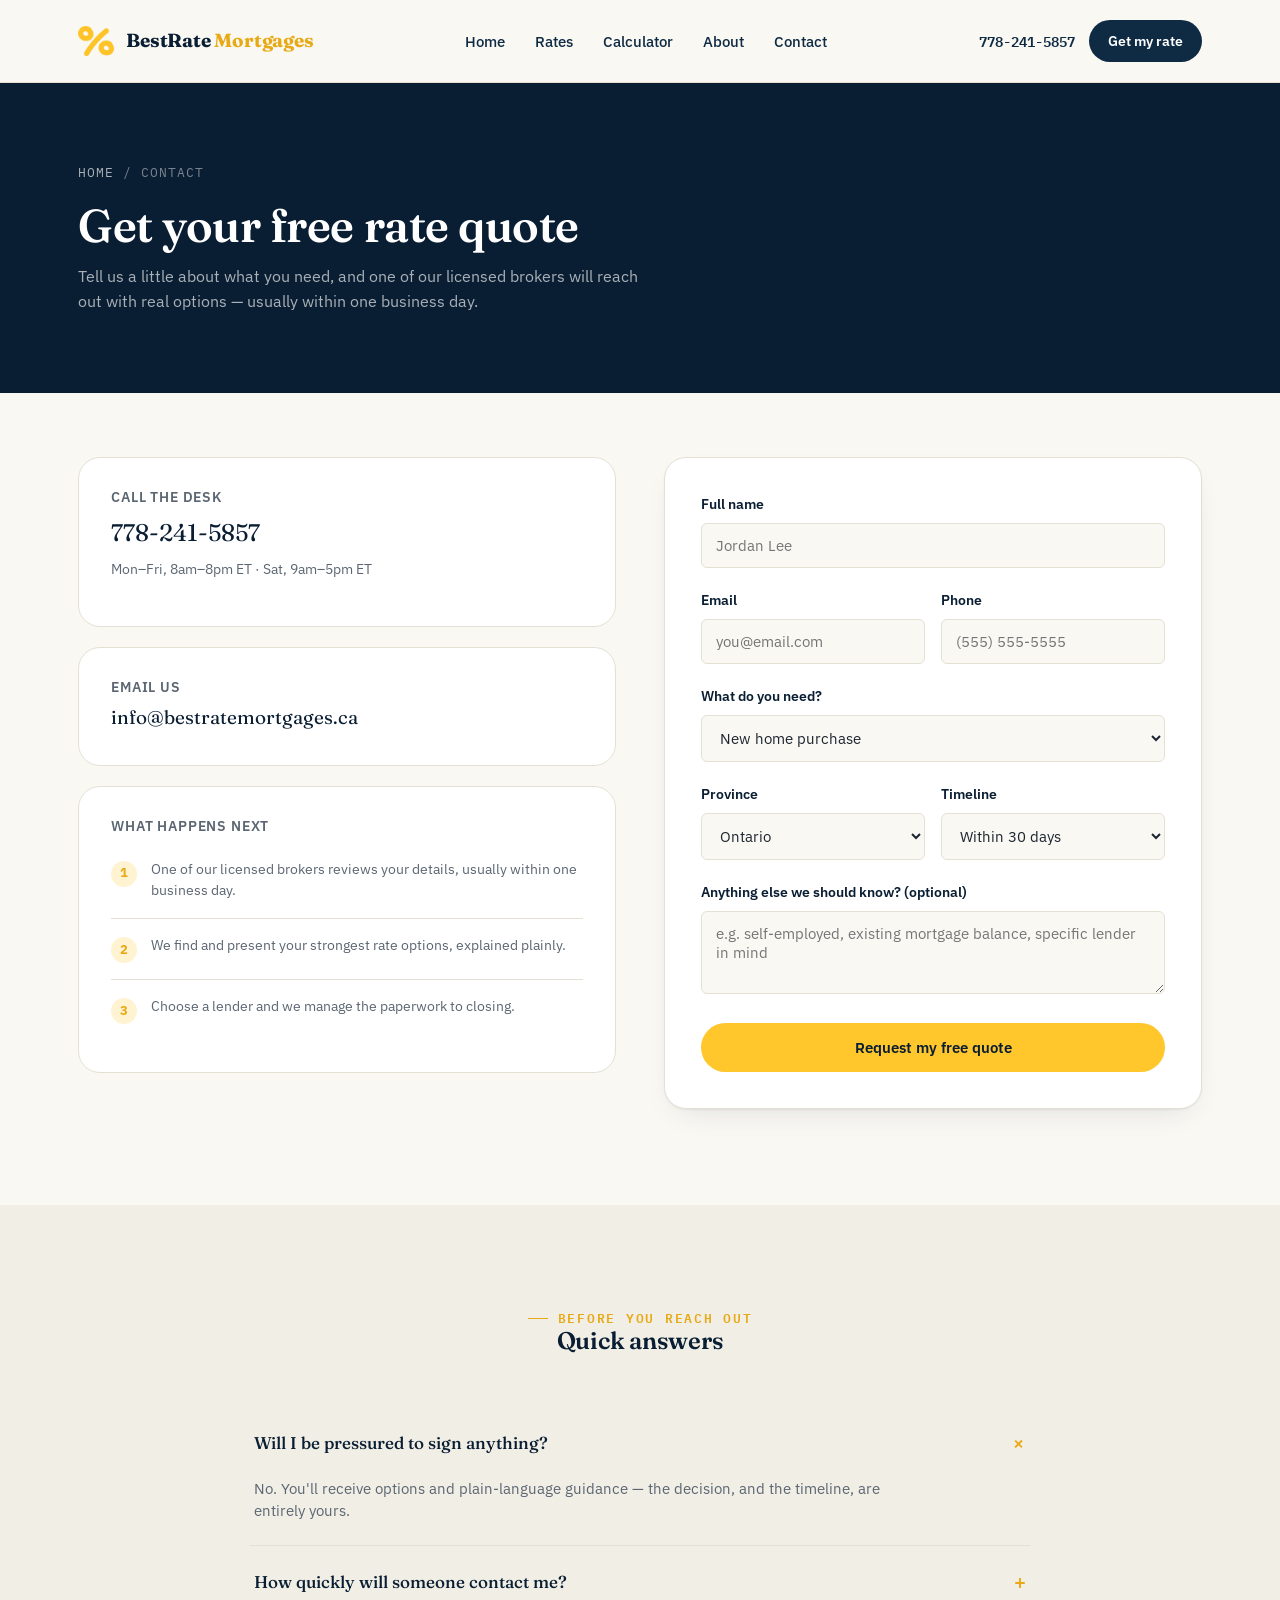
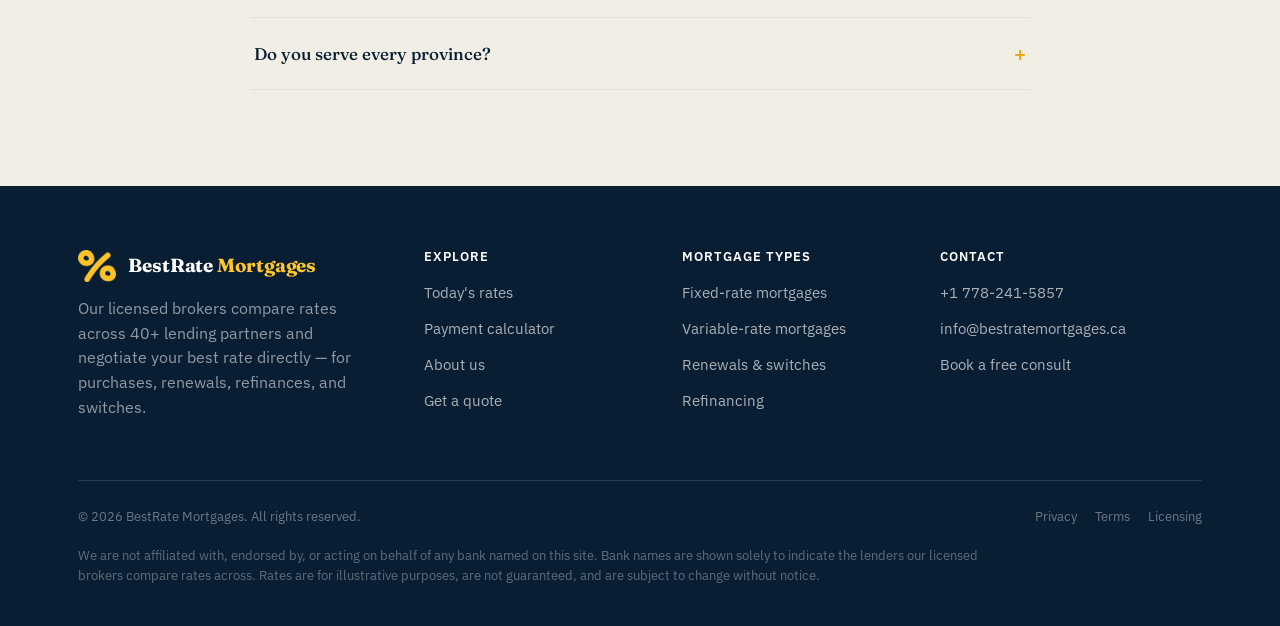
<file: contact.html>
<!DOCTYPE html>
<html lang="en">
<head>
<meta charset="UTF-8">
<meta name="viewport" content="width=device-width, initial-scale=1.0">
<title>Get a Free Rate Quote | BestRate Mortgages</title>
<meta name="description" content="Get your best mortgage rate directly from our licensed brokers — free, no obligation.">
<link rel="icon" href="images/logo-transparent.png">
<link rel="stylesheet" href="css/style.css">
</head>
<body>

<div data-include="components/header.html"></div>

<section class="page-hero">
  <div class="container">
    <div class="breadcrumb"><a href="index.html">Home</a> / Contact</div>
    <h1>Get your free rate quote</h1>
    <p>Tell us a little about what you need, and one of our licensed brokers will reach out with real options — usually within one business day.</p>
  </div>
</section>

<section style="padding-top:64px;">
  <div class="container contact-grid">
    <div class="reveal">
      <div class="contact-info-card">
        <h4>Call the desk</h4>
        <div class="big"><a href="tel:+17782415857" style="text-decoration:none;color:inherit;">778-241-5857</a></div>
        <p style="margin-top:8px;font-size:13.5px;">Mon–Fri, 8am–8pm ET · Sat, 9am–5pm ET</p>
      </div>
      <div class="contact-info-card">
        <h4>Email us</h4>
        <div class="big" style="font-size:19px;"><a href="mailto:info@bestratemortgages.ca" style="text-decoration:none;color:inherit;">info@bestratemortgages.ca</a></div>
      </div>
      <div class="contact-info-card">
        <h4>What happens next</h4>
        <ul class="check-list" style="margin-top:6px;">
          <li><span class="check-ico">1</span><div><p style="margin:0;font-size:14px;">One of our licensed brokers reviews your details, usually within one business day.</p></div></li>
          <li><span class="check-ico">2</span><div><p style="margin:0;font-size:14px;">We find and present your strongest rate options, explained plainly.</p></div></li>
          <li><span class="check-ico">3</span><div><p style="margin:0;font-size:14px;">Choose a lender and we manage the paperwork to closing.</p></div></li>
        </ul>
      </div>
    </div>

    <div class="reveal">
      <form class="form-card" id="leadForm" action="submit.php" method="POST">
        <div class="field">
          <label for="fullName">Full name</label>
          <input type="text" id="fullName" name="fullName" required placeholder="Jordan Lee">
        </div>
        <div class="field-row">
          <div class="field">
            <label for="email">Email</label>
            <input type="text" id="email" name="email" required placeholder="you@email.com">
          </div>
          <div class="field">
            <label for="phone">Phone</label>
            <input type="text" id="phone" name="phone" required placeholder="(555) 555-5555">
          </div>
        </div>
        <div class="field">
          <label for="need">What do you need?</label>
          <select id="need" name="need">
            <option>New home purchase</option>
            <option>Mortgage renewal</option>
            <option>Refinance</option>
            <option>Switch lenders</option>
            <option>Not sure yet</option>
          </select>
        </div>
        <div class="field-row">
          <div class="field">
            <label for="province">Province</label>
            <select id="province" name="province">
              <option>Ontario</option>
              <option>British Columbia</option>
              <option>Alberta</option>
              <option>Quebec</option>
              <option>Manitoba</option>
              <option>Nova Scotia</option>
              <option>Other</option>
            </select>
          </div>
          <div class="field">
            <label for="timeline">Timeline</label>
            <select id="timeline" name="timeline">
              <option>Within 30 days</option>
              <option>1–3 months</option>
              <option>3–6 months</option>
              <option>Just researching</option>
            </select>
          </div>
        </div>
        <div class="field">
          <label for="message">Anything else we should know? (optional)</label>
          <textarea id="message" name="message" rows="3" placeholder="e.g. self-employed, existing mortgage balance, specific lender in mind"></textarea>
        </div>
        <!-- Honeypot: hidden from real visitors, catches basic bots. Leave this field alone. -->
        <div style="position:absolute;left:-9999px;opacity:0;height:0;overflow:hidden;" aria-hidden="true">
          <label for="company">Company</label>
          <input type="text" id="company" name="company" tabindex="-1" autocomplete="off">
        </div>
        <button type="submit" class="btn btn-gold btn-block" id="submitBtn">Request my free quote</button>
        <div class="form-status" id="formStatus">Thanks — your request has been received. One of our licensed brokers will be in touch shortly.</div>
        <div class="form-status" id="formError" style="background:#fde8e8;color:#a02020;"></div>
      </form>
    </div>
  </div>
</section>

<section class="bg-dim">
  <div class="container">
    <div class="section-head center reveal" style="margin-left:auto;margin-right:auto;">
      <span class="eyebrow">Before you reach out</span>
      <h2>Quick answers</h2>
    </div>
    <div class="faq reveal">
      <div class="faq-item open">
        <button class="faq-q">Will I be pressured to sign anything?<span class="plus">+</span></button>
        <div class="faq-a" style="max-height:200px"><div class="faq-a-inner">No. You'll receive options and plain-language guidance — the decision, and the timeline, are entirely yours.</div></div>
      </div>
      <div class="faq-item">
        <button class="faq-q">How quickly will someone contact me?<span class="plus">+</span></button>
        <div class="faq-a"><div class="faq-a-inner">Most requests are reviewed within one business day. If your timeline is urgent, mention it in the form and we'll prioritize accordingly.</div></div>
      </div>
      <div class="faq-item">
        <button class="faq-q">Do you serve every province?<span class="plus">+</span></button>
        <div class="faq-a"><div class="faq-a-inner">Yes, our licensed brokers serve clients across every Canadian province, coast to coast.</div></div>
      </div>
    </div>
  </div>
</section>

<div data-include="components/footer.html"></div>

<script src="js/main.js"></script>
<script>
  const leadForm = document.getElementById('leadForm');
  const formStatus = document.getElementById('formStatus');
  const formError = document.getElementById('formError');
  const submitBtn = document.getElementById('submitBtn');

  if(leadForm){
    leadForm.addEventListener('submit', async (e) => {
      e.preventDefault();
      formStatus.classList.remove('show');
      formError.classList.remove('show');
      formError.textContent = '';

      submitBtn.disabled = true;
      submitBtn.textContent = 'Sending…';

      try{
        const response = await fetch('submit.php', {
          method: 'POST',
          body: new FormData(leadForm)
        });

        // submit.php always returns JSON; if a host doesn't run PHP
        // at all, this will throw and fall into the catch below.
        const result = await response.json();

        if(result.success){
          formStatus.classList.add('show');
          submitBtn.textContent = 'Request received ✓';
          leadForm.reset();
        } else {
          throw new Error(result.error || 'Something went wrong. Please try again.');
        }
      } catch(err){
        formError.textContent = err.message && err.message !== 'Failed to fetch'
          ? err.message
          : 'We couldn\'t send that — please call 778-241-5857 or email info@bestratemortgages.ca directly.';
        formError.classList.add('show');
        submitBtn.disabled = false;
        submitBtn.textContent = 'Request my free quote';
      }
    });
  }
</script>
</body>
</html>
</file>
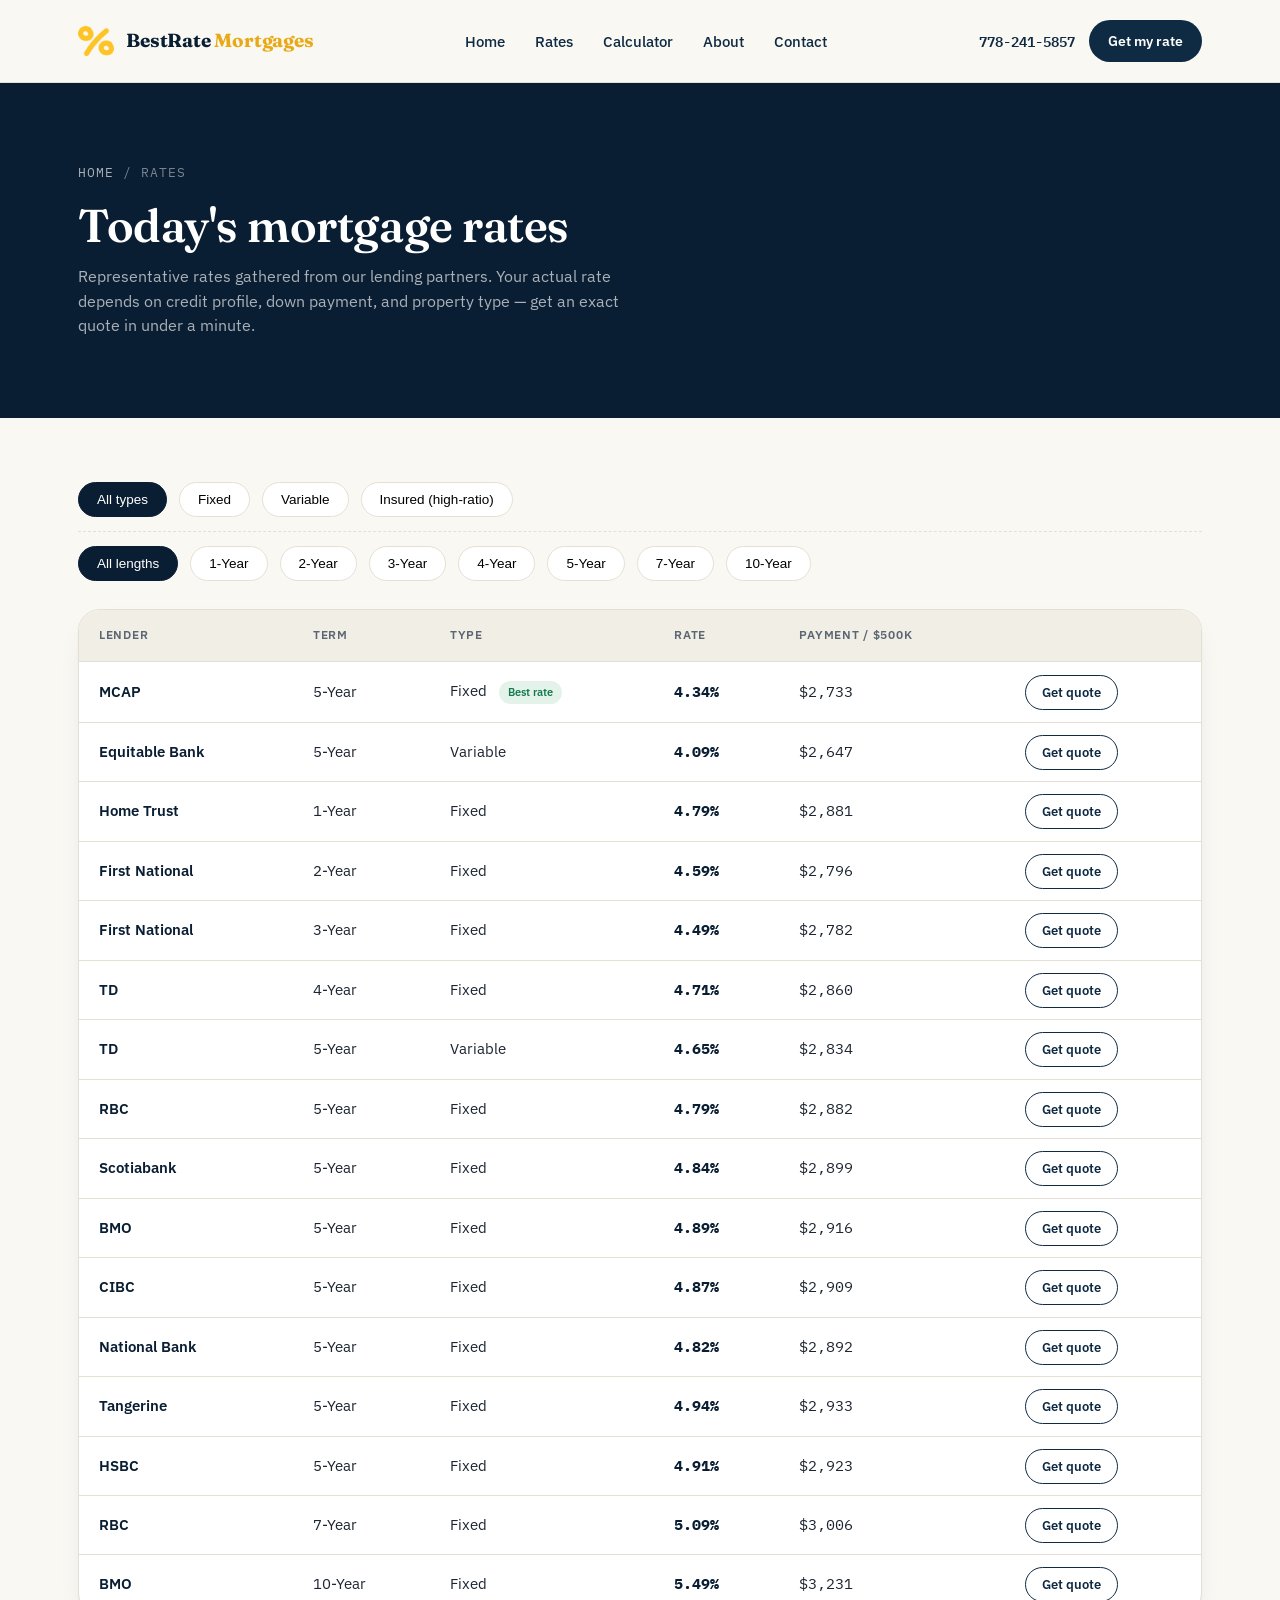
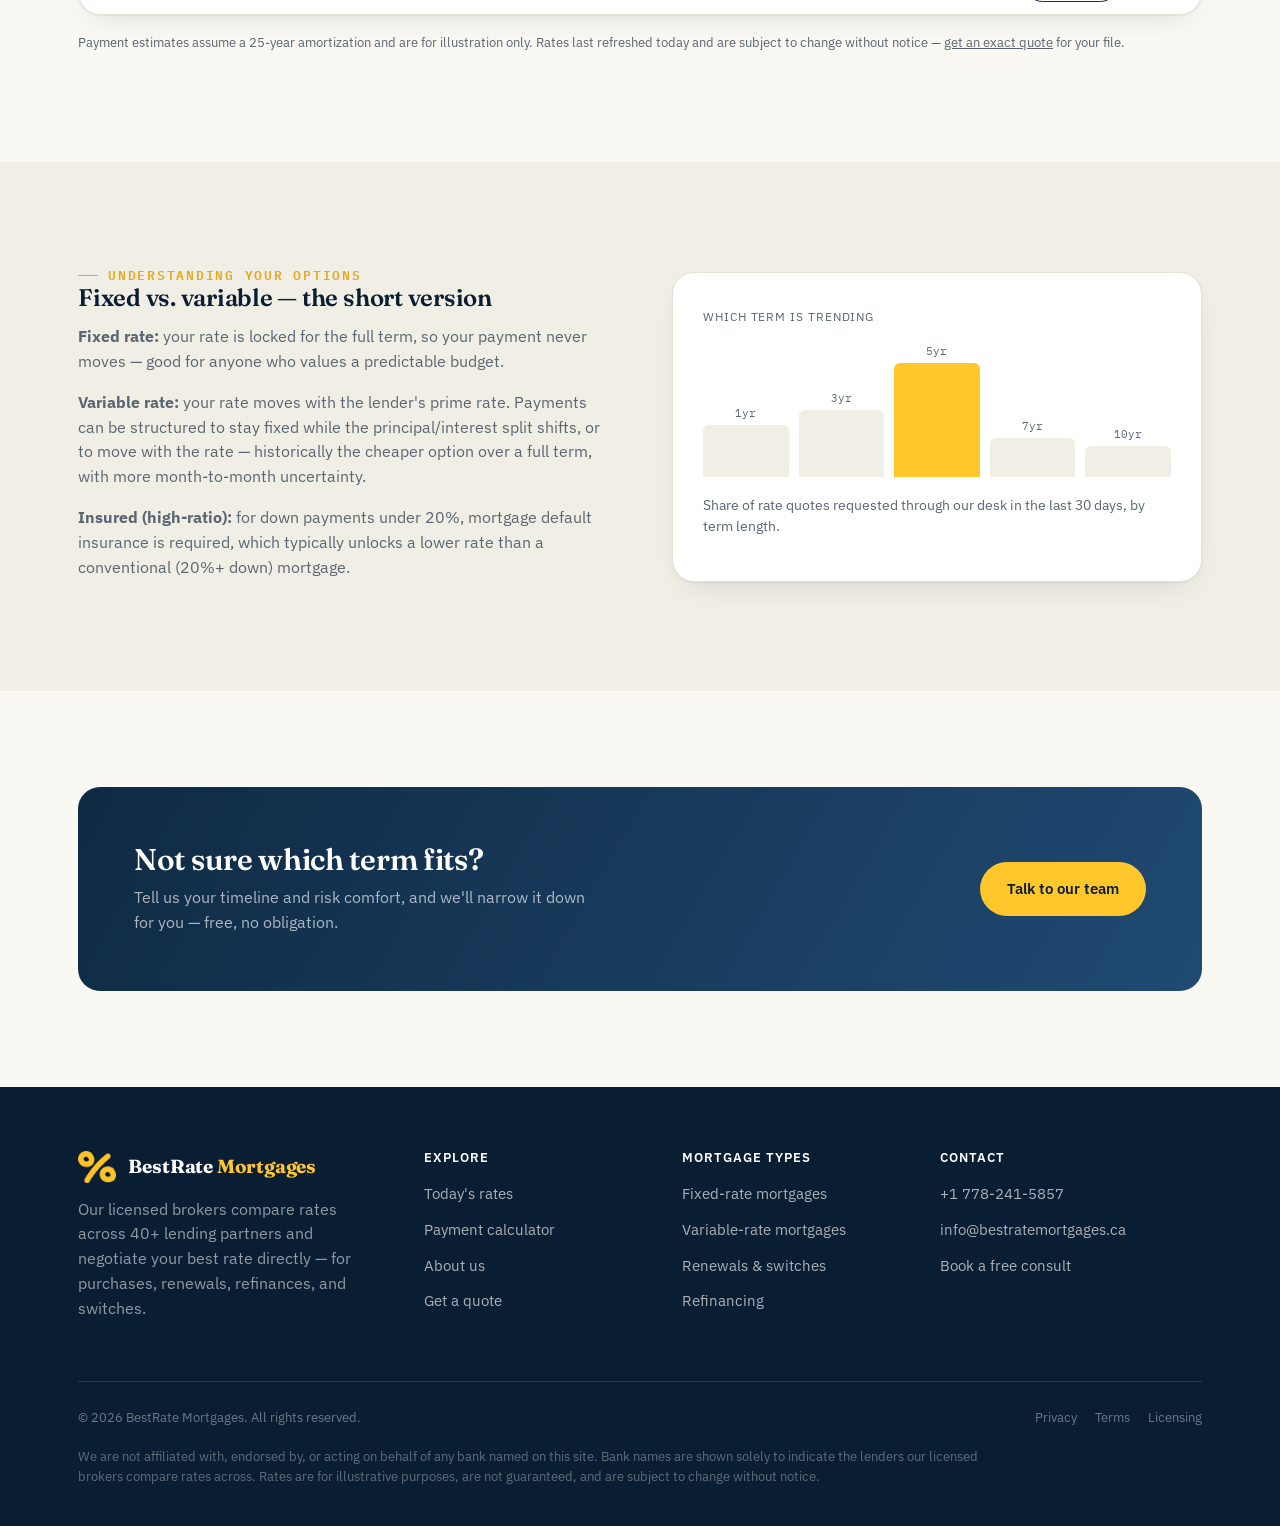
<file: rates.html>
<!DOCTYPE html>
<html lang="en">
<head>
<meta charset="UTF-8">
<meta name="viewport" content="width=device-width, initial-scale=1.0">
<title>Today's Mortgage Rates | BestRate Mortgages</title>
<meta name="description" content="Compare today's mortgage rates from Canada's major banks and lenders, by term and type.">
<link rel="icon" href="images/logo-transparent.png">
<link rel="stylesheet" href="css/style.css">
</head>
<body>

<div data-include="components/header.html"></div>

<section class="page-hero">
  <div class="container">
    <div class="breadcrumb"><a href="index.html">Home</a> / Rates</div>
    <h1>Today's mortgage rates</h1>
    <p>Representative rates gathered from our lending partners. Your actual rate depends on credit profile, down payment, and property type — get an exact quote in under a minute.</p>
  </div>
</section>

<section style="padding-top:64px;">
  <div class="container">
    <div class="rate-toolbar" id="typeToolbar">
      <button class="chip active" data-filter="all">All types</button>
      <button class="chip" data-filter="fixed">Fixed</button>
      <button class="chip" data-filter="variable">Variable</button>
      <button class="chip" data-filter="insured">Insured (high-ratio)</button>
    </div>
    <div class="rate-toolbar" id="termToolbar">
      <button class="chip active" data-term="all">All lengths</button>
      <button class="chip" data-term="1">1-Year</button>
      <button class="chip" data-term="2">2-Year</button>
      <button class="chip" data-term="3">3-Year</button>
      <button class="chip" data-term="4">4-Year</button>
      <button class="chip" data-term="5">5-Year</button>
      <button class="chip" data-term="7">7-Year</button>
      <button class="chip" data-term="10">10-Year</button>
    </div>

    <div class="table-wrap">
      <table class="rates-table">
        <thead>
          <tr>
            <th>Lender</th>
            <th>Term</th>
            <th>Type</th>
            <th>Rate</th>
            <th>Payment / $500k</th>
            <th></th>
          </tr>
        </thead>
        <tbody>
          <tr data-type="insured fixed" data-term="5">
            <td><div class="lender-cell">MCAP</div></td>
            <td>5-Year</td>
            <td>Fixed <span class="tag">Best rate</span></td>
            <td class="rate-cell">4.34%</td>
            <td class="mono">$2,733</td>
            <td class="apply-cell"><a href="contact.html">Get quote</a></td>
          </tr>
          <tr data-type="variable insured" data-term="5">
            <td><div class="lender-cell">Equitable Bank</div></td>
            <td>5-Year</td>
            <td>Variable</td>
            <td class="rate-cell">4.09%</td>
            <td class="mono">$2,647</td>
            <td class="apply-cell"><a href="contact.html">Get quote</a></td>
          </tr>
          <tr data-type="fixed insured" data-term="1">
            <td><div class="lender-cell">Home Trust</div></td>
            <td>1-Year</td>
            <td>Fixed</td>
            <td class="rate-cell">4.79%</td>
            <td class="mono">$2,881</td>
            <td class="apply-cell"><a href="contact.html">Get quote</a></td>
          </tr>
          <tr data-type="fixed" data-term="2">
            <td><div class="lender-cell">First National</div></td>
            <td>2-Year</td>
            <td>Fixed</td>
            <td class="rate-cell">4.59%</td>
            <td class="mono">$2,796</td>
            <td class="apply-cell"><a href="contact.html">Get quote</a></td>
          </tr>
          <tr data-type="fixed" data-term="3">
            <td><div class="lender-cell">First National</div></td>
            <td>3-Year</td>
            <td>Fixed</td>
            <td class="rate-cell">4.49%</td>
            <td class="mono">$2,782</td>
            <td class="apply-cell"><a href="contact.html">Get quote</a></td>
          </tr>
          <tr data-type="fixed" data-term="4">
            <td><div class="lender-cell">TD</div></td>
            <td>4-Year</td>
            <td>Fixed</td>
            <td class="rate-cell">4.71%</td>
            <td class="mono">$2,860</td>
            <td class="apply-cell"><a href="contact.html">Get quote</a></td>
          </tr>
          <tr data-type="variable" data-term="5">
            <td><div class="lender-cell">TD</div></td>
            <td>5-Year</td>
            <td>Variable</td>
            <td class="rate-cell">4.65%</td>
            <td class="mono">$2,834</td>
            <td class="apply-cell"><a href="contact.html">Get quote</a></td>
          </tr>
          <tr data-type="fixed" data-term="5">
            <td><div class="lender-cell">RBC</div></td>
            <td>5-Year</td>
            <td>Fixed</td>
            <td class="rate-cell">4.79%</td>
            <td class="mono">$2,882</td>
            <td class="apply-cell"><a href="contact.html">Get quote</a></td>
          </tr>
          <tr data-type="fixed" data-term="5">
            <td><div class="lender-cell">Scotiabank</div></td>
            <td>5-Year</td>
            <td>Fixed</td>
            <td class="rate-cell">4.84%</td>
            <td class="mono">$2,899</td>
            <td class="apply-cell"><a href="contact.html">Get quote</a></td>
          </tr>
          <tr data-type="fixed" data-term="5">
            <td><div class="lender-cell">BMO</div></td>
            <td>5-Year</td>
            <td>Fixed</td>
            <td class="rate-cell">4.89%</td>
            <td class="mono">$2,916</td>
            <td class="apply-cell"><a href="contact.html">Get quote</a></td>
          </tr>
          <tr data-type="fixed" data-term="5">
            <td><div class="lender-cell">CIBC</div></td>
            <td>5-Year</td>
            <td>Fixed</td>
            <td class="rate-cell">4.87%</td>
            <td class="mono">$2,909</td>
            <td class="apply-cell"><a href="contact.html">Get quote</a></td>
          </tr>
          <tr data-type="fixed" data-term="5">
            <td><div class="lender-cell">National Bank</div></td>
            <td>5-Year</td>
            <td>Fixed</td>
            <td class="rate-cell">4.82%</td>
            <td class="mono">$2,892</td>
            <td class="apply-cell"><a href="contact.html">Get quote</a></td>
          </tr>
          <tr data-type="fixed" data-term="5">
            <td><div class="lender-cell">Tangerine</div></td>
            <td>5-Year</td>
            <td>Fixed</td>
            <td class="rate-cell">4.94%</td>
            <td class="mono">$2,933</td>
            <td class="apply-cell"><a href="contact.html">Get quote</a></td>
          </tr>
          <tr data-type="fixed" data-term="5">
            <td><div class="lender-cell">HSBC</div></td>
            <td>5-Year</td>
            <td>Fixed</td>
            <td class="rate-cell">4.91%</td>
            <td class="mono">$2,923</td>
            <td class="apply-cell"><a href="contact.html">Get quote</a></td>
          </tr>
          <tr data-type="fixed" data-term="7">
            <td><div class="lender-cell">RBC</div></td>
            <td>7-Year</td>
            <td>Fixed</td>
            <td class="rate-cell">5.09%</td>
            <td class="mono">$3,006</td>
            <td class="apply-cell"><a href="contact.html">Get quote</a></td>
          </tr>
          <tr data-type="fixed" data-term="10">
            <td><div class="lender-cell">BMO</div></td>
            <td>10-Year</td>
            <td>Fixed</td>
            <td class="rate-cell">5.49%</td>
            <td class="mono">$3,231</td>
            <td class="apply-cell"><a href="contact.html">Get quote</a></td>
          </tr>
        </tbody>
      </table>
    </div>
    <p class="rates-note">Payment estimates assume a 25-year amortization and are for illustration only. Rates last refreshed today and are subject to change without notice — <a href="contact.html">get an exact quote</a> for your file.</p>
  </div>
</section>

<section class="bg-dim">
  <div class="container split">
    <div class="reveal">
      <span class="eyebrow">Understanding your options</span>
      <h2>Fixed vs. variable — the short version</h2>
      <p><strong>Fixed rate:</strong> your rate is locked for the full term, so your payment never moves — good for anyone who values a predictable budget.</p>
      <p><strong>Variable rate:</strong> your rate moves with the lender's prime rate. Payments can be structured to stay fixed while the principal/interest split shifts, or to move with the rate — historically the cheaper option over a full term, with more month-to-month uncertainty.</p>
      <p><strong>Insured (high-ratio):</strong> for down payments under 20%, mortgage default insurance is required, which typically unlocks a lower rate than a conventional (20%+ down) mortgage.</p>
    </div>
    <div class="reveal">
      <div class="mock-card">
        <span class="mono-label">Which term is trending</span>
        <div class="mock-bars">
          <div class="bar" style="height:40%"><span>1yr</span></div>
          <div class="bar" style="height:52%"><span>3yr</span></div>
          <div class="bar hi" style="height:88%"><span>5yr</span></div>
          <div class="bar" style="height:30%"><span>7yr</span></div>
          <div class="bar" style="height:24%"><span>10yr</span></div>
        </div>
        <p style="margin-top:18px;font-size:13.5px;">Share of rate quotes requested through our desk in the last 30 days, by term length.</p>
      </div>
    </div>
  </div>
</section>

<section>
  <div class="container">
    <div class="cta-band reveal">
      <div>
        <h2>Not sure which term fits?</h2>
        <p>Tell us your timeline and risk comfort, and we'll narrow it down for you — free, no obligation.</p>
      </div>
      <div class="cta-actions">
        <a href="contact.html" class="btn btn-gold">Talk to our team</a>
      </div>
    </div>
  </div>
</section>
<div data-include="components/footer.html"></div>

<script src="js/main.js"></script>
<script>
  (function(){
    let activeType = 'all';
    let activeTerm = 'all';
    const rows = document.querySelectorAll('.rates-table tbody tr');

    function applyFilters(){
      rows.forEach(row => {
        const types = row.dataset.type || '';
        const term = row.dataset.term || '';
        const typeMatch = activeType === 'all' || types.includes(activeType);
        const termMatch = activeTerm === 'all' || term === activeTerm;
        row.style.display = (typeMatch && termMatch) ? '' : 'none';
      });
    }

    document.querySelectorAll('#typeToolbar .chip').forEach(chip => {
      chip.addEventListener('click', () => {
        document.querySelectorAll('#typeToolbar .chip').forEach(c => c.classList.remove('active'));
        chip.classList.add('active');
        activeType = chip.dataset.filter;
        applyFilters();
      });
    });

    document.querySelectorAll('#termToolbar .chip').forEach(chip => {
      chip.addEventListener('click', () => {
        document.querySelectorAll('#termToolbar .chip').forEach(c => c.classList.remove('active'));
        chip.classList.add('active');
        activeTerm = chip.dataset.term;
        applyFilters();
      });
    });
  })();
</script>
</body>
</html>
</file>
<file: css/style.css>
/* =========================================================
   BestRate — Design tokens
   Navy + gold (drawn from the mark), warm paper background.
   Display: Fraunces (serif, a little untidy, humane)
   Body:    IBM Plex Sans
   Data:    IBM Plex Mono (rates, numbers — teller-window feel)
   ========================================================= */

@import url('https://fonts.googleapis.com/css2?family=Fraunces:opsz,wght@9..144,400;9..144,500;9..144,600;9..144,700&family=IBM+Plex+Sans:wght@400;500;600;700&family=IBM+Plex+Mono:wght@500;600;700&display=swap');

:root{
  --navy-950: #0A1E33;
  --navy-900: #0F2A43;
  --navy-800: #16375A;
  --navy-700: #204A73;
  --gold-500: #FFC72C;
  --gold-600: #E8A916;
  --gold-100: #FFF3D2;
  --paper: #FAF8F3;
  --paper-dim: #F1EEE5;
  --ink: #1C2530;
  --slate: #5B6672;
  --slate-200: #D8D3C4;
  --line: #E4E1D4;
  --green: #157A4F;
  --green-100: #E4F3EA;

  --radius-sm: 6px;
  --radius-md: 12px;
  --radius-lg: 22px;

  --shadow-card: 0 1px 2px rgba(15,42,67,0.06), 0 12px 32px -16px rgba(15,42,67,0.18);
  --shadow-lift: 0 24px 60px -24px rgba(15,42,67,0.35);

  --container: 1180px;
}

*, *::before, *::after{ box-sizing: border-box; }
html{ scroll-behavior: smooth; }

@media (prefers-reduced-motion: reduce){
  html{ scroll-behavior: auto; }
  *, *::before, *::after{
    animation-duration: 0.001ms !important;
    animation-iteration-count: 1 !important;
    transition-duration: 0.001ms !important;
    scroll-behavior: auto !important;
  }
}

body{
  margin: 0;
  background: var(--paper);
  color: var(--ink);
  font-family: 'IBM Plex Sans', system-ui, sans-serif;
  font-size: 16px;
  line-height: 1.55;
  -webkit-font-smoothing: antialiased;
}

img{ max-width: 100%; display: block; }
a{ color: inherit; }

.container{
  max-width: var(--container);
  margin: 0 auto;
  padding: 0 28px;
}

h1, h2, h3, h4{
  font-family: 'Fraunces', Georgia, serif;
  font-weight: 600;
  line-height: 1.12;
  margin: 0 0 0.5em;
  color: var(--navy-950);
  letter-spacing: -0.01em;
}

.eyebrow{
  font-family: 'IBM Plex Mono', monospace;
  font-size: 12.5px;
  font-weight: 600;
  letter-spacing: 0.14em;
  text-transform: uppercase;
  color: var(--gold-600);
  display: inline-flex;
  align-items: center;
  gap: 10px;
}
.eyebrow::before{
  content: "";
  width: 20px; height: 1px;
  background: var(--gold-600);
}

p{ margin: 0 0 1em; color: var(--slate); }

.mono{ font-family: 'IBM Plex Mono', monospace; }

/* Buttons */
.btn{
  display: inline-flex;
  align-items: center;
  justify-content: center;
  gap: 8px;
  padding: 14px 26px;
  border-radius: 999px;
  font-weight: 600;
  font-size: 15px;
  text-decoration: none;
  border: 1px solid transparent;
  cursor: pointer;
  transition: transform .18s ease, box-shadow .18s ease, background .18s ease, color .18s ease;
  font-family: inherit;
}
.btn:focus-visible{ outline: 3px solid var(--navy-700); outline-offset: 2px; }
.btn-gold{
  background: var(--gold-500);
  color: var(--navy-950);
}
.btn-gold:hover{ background: var(--gold-600); transform: translateY(-1px); box-shadow: var(--shadow-lift); }
.btn-outline{
  background: transparent;
  border-color: rgba(255,255,255,0.35);
  color: #fff;
}
.btn-outline:hover{ border-color: #fff; background: rgba(255,255,255,0.08); }
.btn-navy{
  background: var(--navy-900);
  color: #fff;
}
.btn-navy:hover{ background: var(--navy-950); transform: translateY(-1px); }
.btn-block{ width: 100%; }
.btn-sm{ padding: 10px 18px; font-size: 13.5px; }

/* =========================== HEADER =========================== */
.site-header{
  position: sticky;
  top: 0;
  z-index: 100;
  background: rgba(250,248,243,0.86);
  backdrop-filter: saturate(160%) blur(10px);
  border-bottom: 1px solid var(--line);
}
.site-header .container{
  display: flex;
  align-items: center;
  justify-content: space-between;
  height: 82px;
}
.brand{
  display: flex;
  align-items: center;
  gap: 12px;
  text-decoration: none;
}
.brand img{ height: 30px; width: auto; }
.brand-word{
  font-family: 'Fraunces', serif;
  font-weight: 700;
  font-size: 19px;
  color: var(--navy-950);
  letter-spacing: -0.01em;
  white-space: nowrap;
}
.brand-word span{ color: var(--gold-600); }

.main-nav{ display: flex; align-items: center; gap: 36px; }
.main-nav ul{
  display: flex;
  gap: 30px;
  list-style: none;
  margin: 0; padding: 0;
}
.main-nav a{
  text-decoration: none;
  font-weight: 500;
  font-size: 14.5px;
  color: var(--navy-900);
  position: relative;
  padding: 6px 0;
}
.main-nav a.active,
.main-nav a:hover{ color: var(--navy-950); }
.main-nav a.active::after{
  content: "";
  position: absolute;
  left: 0; right: 0; bottom: -2px;
  height: 2px;
  background: var(--gold-500);
  border-radius: 2px;
}
.header-cta{ display: flex; align-items: center; gap: 14px; }
.phone-link{
  font-family: 'IBM Plex Mono', monospace;
  font-weight: 600;
  font-size: 14px;
  text-decoration: none;
  color: var(--navy-900);
  display: none;
}

.nav-toggle{
  display: none;
  background: none;
  border: none;
  cursor: pointer;
  padding: 8px;
  flex-direction: column;
  gap: 5px;
}
.nav-toggle span{
  width: 24px; height: 2px; background: var(--navy-950); border-radius: 2px;
}

/* =========================== FOOTER =========================== */
.site-footer{
  background: var(--navy-950);
  color: rgba(255,255,255,0.75);
  padding: 64px 0 28px;
}
.footer-grid{
  display: grid;
  grid-template-columns: 1.4fr 1fr 1fr 1.2fr;
  gap: 40px;
  padding-bottom: 44px;
  border-bottom: 1px solid rgba(255,255,255,0.12);
}
.footer-brand .brand-word{ color: #fff; }
.footer-brand .brand img{ height: 32px; }
.footer-brand p{ color: rgba(255,255,255,0.55); max-width: 320px; margin-top: 14px; }
.footer-col h4{
  color: #fff;
  font-family: 'IBM Plex Sans', sans-serif;
  font-size: 13px;
  letter-spacing: 0.08em;
  text-transform: uppercase;
  font-weight: 600;
  margin-bottom: 16px;
}
.footer-col ul{ list-style: none; margin: 0; padding: 0; }
.footer-col li{ margin-bottom: 11px; }
.footer-col a{ color: rgba(255,255,255,0.65); text-decoration: none; font-size: 14.5px; }
.footer-col a:hover{ color: var(--gold-500); }
.footer-bottom{
  display: flex;
  justify-content: space-between;
  align-items: center;
  padding-top: 26px;
  font-size: 13px;
  color: rgba(255,255,255,0.4);
  flex-wrap: wrap;
  gap: 12px;
}
.footer-legal{ display: flex; gap: 18px; }
.footer-legal a{ color: rgba(255,255,255,0.4); text-decoration: none; }
.footer-legal a:hover{ color: rgba(255,255,255,0.7); }
.disclosure{
  font-size: 12.5px;
  color: rgba(255,255,255,0.35);
  max-width: 900px;
  margin-top: 18px;
  line-height: 1.6;
}

/* =========================== HERO =========================== */
.hero{
  position: relative;
  background: radial-gradient(1200px 600px at 15% -10%, var(--navy-800), var(--navy-950) 60%);
  color: #fff;
  overflow: hidden;
  padding: 96px 0 160px;
}
.hero::after{
  content:"";
  position: absolute;
  inset: auto 0 0 0;
  height: 140px;
  background: linear-gradient(to bottom, transparent, var(--paper));
  pointer-events: none;
}
.hero-inner{
  display: grid;
  grid-template-columns: 1.05fr 0.95fr;
  gap: 48px;
  align-items: center;
  position: relative;
  z-index: 2;
}
.hero h1{
  color: #fff;
  font-size: clamp(34px, 4.6vw, 56px);
  margin: 18px 0 22px;
}
.hero h1 em{
  font-style: normal;
  color: var(--gold-500);
}
.hero-sub{
  color: rgba(255,255,255,0.72);
  font-size: 17.5px;
  max-width: 520px;
  margin-bottom: 30px;
}
.hero-actions{ display: flex; gap: 14px; margin-bottom: 34px; flex-wrap: wrap; }
.hero-trust{
  display: flex;
  gap: 28px;
  flex-wrap: wrap;
  padding-top: 26px;
  border-top: 1px solid rgba(255,255,255,0.14);
}
.hero-trust div{ }
.hero-trust strong{
  display: block;
  font-family: 'Fraunces', serif;
  font-size: 26px;
  color: #fff;
}
.hero-trust span{
  font-size: 12.5px;
  color: rgba(255,255,255,0.55);
  text-transform: uppercase;
  letter-spacing: 0.06em;
}

/* Rate ticker panel — the signature element */
.rate-panel{
  position: relative;
  background: linear-gradient(180deg, #10314F, #0C2540);
  border: 1px solid rgba(255,255,255,0.1);
  border-radius: var(--radius-lg);
  padding: 6px;
  box-shadow: var(--shadow-lift);
  z-index: 2;
}
.rate-panel-head{
  display: flex;
  align-items: center;
  justify-content: space-between;
  padding: 18px 20px 14px;
}
.rate-panel-head .dot{
  width: 8px; height: 8px; border-radius: 50%;
  background: var(--green);
  display: inline-block;
  margin-right: 8px;
  box-shadow: 0 0 0 0 rgba(21,122,79,0.6);
  animation: pulse 2.2s infinite;
}
@keyframes pulse{
  0%{ box-shadow: 0 0 0 0 rgba(21,122,79,0.55); }
  70%{ box-shadow: 0 0 0 8px rgba(21,122,79,0); }
  100%{ box-shadow: 0 0 0 0 rgba(21,122,79,0); }
}
.rate-panel-head span{
  font-family: 'IBM Plex Mono', monospace;
  font-size: 12px;
  color: rgba(255,255,255,0.55);
  text-transform: uppercase;
  letter-spacing: 0.08em;
}
.rate-list{ padding: 0 8px 8px; }
.rate-row{
  display: grid;
  grid-template-columns: 1fr auto auto;
  gap: 14px;
  align-items: center;
  padding: 15px 12px;
  border-radius: var(--radius-md);
  transition: background .5s ease;
}
.rate-row.flash{ background: rgba(255,199,44,0.1); }
.rate-row + .rate-row{ border-top: 1px solid rgba(255,255,255,0.08); }
.rate-term{ color: #fff; font-weight: 500; font-size: 14.5px; }
.rate-term small{ display:block; color: rgba(255,255,255,0.45); font-size: 12px; font-weight: 400; margin-top: 2px;}
.rate-num{
  font-family: 'IBM Plex Mono', monospace;
  font-size: 22px;
  font-weight: 600;
  color: var(--gold-500);
  text-align: right;
}
.rate-num small{ font-size: 12px; color: rgba(255,255,255,0.5); font-weight: 500; margin-left: 3px;}
.rate-delta{
  font-family: 'IBM Plex Mono', monospace;
  font-size: 12px;
  padding: 4px 8px;
  border-radius: 999px;
  text-align: center;
  min-width: 52px;
}
.rate-delta.down{ background: rgba(21,122,79,0.22); color: #6FE3AC; }
.rate-delta.up{ background: rgba(196,70,70,0.22); color: #F3A2A2; }
.rate-delta.flat{ background: rgba(255,255,255,0.1); color: rgba(255,255,255,0.5); }
.rate-panel-foot{
  padding: 14px 20px 18px;
  font-size: 12px;
  color: rgba(255,255,255,0.4);
  border-top: 1px solid rgba(255,255,255,0.08);
}

/* =========================== SECTIONS =========================== */
section{ padding: 96px 0; }
.section-head{
  max-width: 640px;
  margin-bottom: 52px;
}
.section-head.center{ margin-left: auto; margin-right: auto; text-align: center; }
.section-tight .section-head{ margin-bottom: 36px; }

.bg-dim{ background: var(--paper-dim); }
.bg-navy{ background: var(--navy-950); color: rgba(255,255,255,0.75); }
.bg-navy h2, .bg-navy h3{ color: #fff; }

/* Partners strip */
.partners{
  padding: 56px 0;
  border-top: 1px solid var(--line);
  border-bottom: 1px solid var(--line);
}
.partners-label{
  text-align: center;
  font-size: 13px;
  color: var(--slate);
  text-transform: uppercase;
  letter-spacing: 0.1em;
  margin-bottom: 30px;
}
.partner-grid{
  display: grid;
  grid-template-columns: repeat(6, 1fr);
  gap: 16px;
}
.partner-badge{
  display: flex;
  align-items: center;
  justify-content: center;
  height: 84px;
  background: #fff;
  border: 1px solid var(--line);
  border-radius: var(--radius-md);
  transition: transform .18s ease, box-shadow .18s ease, border-color .18s ease;
}
.partner-badge:hover{
  transform: translateY(-3px);
  box-shadow: var(--shadow-card);
  border-color: var(--slate-200);
}
.partner-mark{
  font-family: 'Fraunces', serif;
  font-weight: 600;
  font-size: 17px;
  letter-spacing: -0.01em;
  display: flex;
  align-items: center;
  gap: 8px;
}

/* Steps */
.steps{
  display: grid;
  grid-template-columns: repeat(4, 1fr);
  gap: 28px;
}
.step-card{
  background: #fff;
  border: 1px solid var(--line);
  border-radius: var(--radius-lg);
  padding: 30px 26px;
}
.step-num{
  font-family: 'IBM Plex Mono', monospace;
  color: var(--gold-600);
  font-size: 13px;
  font-weight: 700;
  letter-spacing: 0.06em;
  margin-bottom: 18px;
  display: block;
}
.step-card h3{ font-size: 19px; margin-bottom: 8px; }
.step-card p{ font-size: 14.5px; margin: 0; }

/* Feature split */
.split{
  display: grid;
  grid-template-columns: 1fr 1fr;
  gap: 64px;
  align-items: center;
}
.check-list{ list-style: none; margin: 0; padding: 0; }
.check-list li{
  display: flex;
  gap: 14px;
  padding: 16px 0;
  border-top: 1px solid var(--line);
  align-items: flex-start;
}
.check-list li:first-child{ border-top: none; }
.check-ico{
  width: 26px; height: 26px;
  border-radius: 50%;
  background: var(--gold-100);
  color: var(--gold-600);
  display: flex; align-items: center; justify-content: center;
  font-size: 13px; font-weight: 700;
  flex-shrink: 0;
  margin-top: 2px;
}
.check-list h4{ font-family: 'IBM Plex Sans', sans-serif; font-size: 15.5px; font-weight: 600; margin: 0 0 4px; color: var(--navy-950); }
.check-list p{ margin: 0; font-size: 14px; }

.mock-card{
  background: #fff;
  border-radius: var(--radius-lg);
  border: 1px solid var(--line);
  box-shadow: var(--shadow-card);
  padding: 30px;
}
.mock-card .mono-label{ font-size: 11.5px; color: var(--slate); text-transform: uppercase; letter-spacing: 0.08em; }
.mock-bars{ display: flex; align-items: flex-end; gap: 10px; height: 130px; margin: 20px 0 8px; }
.mock-bars .bar{ flex: 1; background: var(--paper-dim); border-radius: 6px 6px 0 0; position: relative; }
.mock-bars .bar.hi{ background: var(--gold-500); }
.mock-bars .bar span{
  position: absolute; top: -20px; left: 0; right: 0; text-align: center;
  font-family: 'IBM Plex Mono', monospace; font-size: 11px; color: var(--slate);
}

/* Testimonials */
.testi-grid{
  display: grid;
  grid-template-columns: repeat(3, 1fr);
  gap: 24px;
}
.testi-card{
  background: #fff;
  border: 1px solid var(--line);
  border-radius: var(--radius-lg);
  padding: 28px;
}
.testi-stars{ color: var(--gold-500); letter-spacing: 2px; margin-bottom: 14px; font-size: 15px; }
.testi-quote{ font-size: 15px; color: var(--ink); margin-bottom: 20px; }
.testi-who{ display: flex; align-items: center; gap: 12px; }
.testi-avatar{
  width: 38px; height: 38px; border-radius: 50%;
  background: var(--navy-900); color: var(--gold-500);
  display: flex; align-items: center; justify-content: center;
  font-family: 'Fraunces', serif; font-weight: 600; font-size: 14px;
}
.testi-name{ font-weight: 600; font-size: 14px; color: var(--navy-950); }
.testi-loc{ font-size: 12.5px; color: var(--slate); }

/* CTA band */
.cta-band{
  background: linear-gradient(120deg, var(--navy-900), var(--navy-700));
  border-radius: var(--radius-lg);
  padding: 56px;
  display: flex;
  align-items: center;
  justify-content: space-between;
  gap: 30px;
  color: #fff;
}
.cta-band h2{ color: #fff; margin-bottom: 8px; font-size: 30px; }
.cta-band p{ color: rgba(255,255,255,0.65); margin: 0; max-width: 460px; }
.cta-actions{ display: flex; gap: 14px; flex-shrink: 0; }

/* FAQ */
.faq{ max-width: 780px; margin: 0 auto; }
.faq-item{
  border-bottom: 1px solid var(--line);
}
.faq-q{
  width: 100%;
  text-align: left;
  background: none;
  border: none;
  padding: 22px 4px;
  font-family: 'Fraunces', serif;
  font-size: 17px;
  color: var(--navy-950);
  cursor: pointer;
  display: flex;
  justify-content: space-between;
  align-items: center;
  gap: 20px;
  font-weight: 500;
}
.faq-q .plus{
  font-family: 'IBM Plex Mono', monospace;
  font-size: 20px;
  color: var(--gold-600);
  transition: transform .25s ease;
  flex-shrink: 0;
}
.faq-item.open .faq-q .plus{ transform: rotate(45deg); }
.faq-a{
  max-height: 0;
  overflow: hidden;
  transition: max-height .3s ease;
}
.faq-a-inner{ padding: 0 4px 22px; font-size: 14.5px; color: var(--slate); max-width: 640px; }

/* Page header (inner pages) */
.page-hero{
  background: var(--navy-950);
  color: #fff;
  padding: 80px 0 64px;
}
.page-hero h1{ color: #fff; font-size: clamp(32px, 4vw, 46px); margin-bottom: 12px; }
.page-hero p{ color: rgba(255,255,255,0.65); max-width: 560px; font-size: 16px; }
.breadcrumb{
  font-family: 'IBM Plex Mono', monospace;
  font-size: 12.5px;
  color: rgba(255,255,255,0.45);
  text-transform: uppercase;
  letter-spacing: 0.08em;
  margin-bottom: 18px;
}
.breadcrumb a{ color: rgba(255,255,255,0.65); text-decoration: none; }

/* Rates table (rates.html) */
.rate-toolbar{
  display: flex;
  gap: 12px;
  margin-bottom: 14px;
  flex-wrap: wrap;
}
.rate-toolbar + .rate-toolbar{
  margin-bottom: 28px;
  padding-top: 4px;
  border-top: 1px dashed var(--line);
  padding-top: 14px;
}
.chip{
  padding: 9px 18px;
  border-radius: 999px;
  border: 1px solid var(--line);
  background: #fff;
  font-size: 13.5px;
  font-weight: 500;
  cursor: pointer;
  transition: all .15s ease;
}
.chip.active, .chip:hover{ background: var(--navy-950); color: #fff; border-color: var(--navy-950); }

.table-wrap{
  background: #fff;
  border: 1px solid var(--line);
  border-radius: var(--radius-lg);
  overflow: hidden;
  box-shadow: var(--shadow-card);
}
table.rates-table{ width: 100%; border-collapse: collapse; }
.rates-table thead th{
  text-align: left;
  font-size: 12px;
  text-transform: uppercase;
  letter-spacing: 0.06em;
  color: var(--slate);
  padding: 16px 20px;
  background: var(--paper-dim);
  font-weight: 600;
}
.rates-table td{
  padding: 18px 20px;
  border-top: 1px solid var(--line);
  font-size: 14.5px;
  vertical-align: middle;
}
.lender-cell{ display: flex; align-items: center; gap: 12px; font-weight: 600; color: var(--navy-950); }
.rate-cell{ font-family: 'IBM Plex Mono', monospace; font-weight: 700; font-size: 16px; color: var(--navy-950); }
.tag{
  display: inline-block;
  font-size: 11px;
  font-weight: 600;
  padding: 3px 9px;
  border-radius: 999px;
  background: var(--green-100);
  color: var(--green);
  margin-left: 8px;
}
.rates-table .apply-cell a{
  font-size: 13px; font-weight: 600; color: var(--navy-900); text-decoration: none;
  padding: 8px 16px; border: 1px solid var(--navy-900); border-radius: 999px;
  white-space: nowrap;
}
.rates-table .apply-cell a:hover{ background: var(--navy-900); color: #fff; }
.rates-note{ font-size: 13px; color: var(--slate); margin-top: 18px; }

/* Calculator page */
.calc-wrap{
  display: grid;
  grid-template-columns: 1fr 1fr;
  gap: 0;
  background: #fff;
  border: 1px solid var(--line);
  border-radius: var(--radius-lg);
  overflow: hidden;
  box-shadow: var(--shadow-card);
}
.calc-form{ padding: 44px; }
.calc-result{
  padding: 44px;
  background: var(--navy-950);
  color: #fff;
}
.field{ margin-bottom: 22px; }
.field label{
  display: flex;
  justify-content: space-between;
  font-size: 13.5px;
  font-weight: 600;
  color: var(--navy-950);
  margin-bottom: 8px;
}
.field label .val{ color: var(--gold-600); font-family: 'IBM Plex Mono', monospace; }
.field input[type="range"]{
  width: 100%;
  accent-color: var(--gold-500);
  height: 4px;
}
.field-row{ display: grid; grid-template-columns: 1fr 1fr; gap: 16px; }
.field input[type="number"], .field input[type="text"], .field select, .field textarea{
  width: 100%;
  padding: 12px 14px;
  border: 1px solid var(--line);
  border-radius: var(--radius-sm);
  font-family: inherit;
  font-size: 14.5px;
  background: var(--paper);
  color: var(--ink);
}
.field input:focus, .field select:focus, .field textarea:focus{
  outline: none;
  border-color: var(--gold-600);
  box-shadow: 0 0 0 3px var(--gold-100);
}
.toggle-row{ display: flex; gap: 8px; }
.toggle-row button{
  flex: 1;
  padding: 10px;
  border-radius: var(--radius-sm);
  border: 1px solid var(--line);
  background: var(--paper);
  cursor: pointer;
  font-weight: 600;
  font-size: 13.5px;
  color: var(--slate);
}
.toggle-row button.active{ background: var(--navy-950); border-color: var(--navy-950); color: #fff; }

.result-figure{ text-align: center; padding: 10px 0 28px; border-bottom: 1px solid rgba(255,255,255,0.15); margin-bottom: 28px; }
.result-figure .label{ font-size: 12.5px; color: rgba(255,255,255,0.5); text-transform: uppercase; letter-spacing: 0.08em; margin-bottom: 10px;}
.result-figure .num{ font-family: 'Fraunces', serif; font-size: 46px; color: var(--gold-500); }
.result-figure .num small{ font-size: 16px; color: rgba(255,255,255,0.5); font-family: 'IBM Plex Sans', sans-serif; }
.result-rows{ display: flex; flex-direction: column; gap: 14px; margin-bottom: 30px; }
.result-row{ display: flex; justify-content: space-between; font-size: 14.5px; }
.result-row span:first-child{ color: rgba(255,255,255,0.55); }
.result-row span:last-child{ font-family: 'IBM Plex Mono', monospace; font-weight: 600; }

/* Contact page */
.contact-grid{
  display: grid;
  grid-template-columns: 1fr 1fr;
  gap: 48px;
}
.contact-info-card{
  background: #fff;
  border: 1px solid var(--line);
  border-radius: var(--radius-lg);
  padding: 32px;
  margin-bottom: 20px;
}
.contact-info-card h4{ font-family:'IBM Plex Sans',sans-serif; font-weight:600; font-size:14px; text-transform:uppercase; letter-spacing:.06em; color: var(--slate); margin-bottom: 8px;}
.contact-info-card .big{ font-family: 'Fraunces', serif; font-size: 24px; color: var(--navy-950); }
form.form-card{
  background: #fff;
  border: 1px solid var(--line);
  border-radius: var(--radius-lg);
  padding: 36px;
  box-shadow: var(--shadow-card);
}
.form-status{
  margin-top: 16px; padding: 12px 16px; border-radius: var(--radius-sm);
  background: var(--green-100); color: var(--green); font-size: 14px; display: none;
}
.form-status.show{ display: block; }

/* About page */
.value-grid{
  display: grid;
  grid-template-columns: repeat(3, 1fr);
  gap: 24px;
}
.value-card{
  padding: 28px;
  border-radius: var(--radius-lg);
  background: #fff;
  border: 1px solid var(--line);
}
.value-card .num{ font-family: 'IBM Plex Mono', monospace; color: var(--gold-600); font-size: 13px; font-weight: 700; }
.timeline{ position: relative; padding-left: 30px; }
.timeline::before{ content:""; position:absolute; left: 5px; top: 6px; bottom: 6px; width: 2px; background: var(--line); }
.timeline-item{ position: relative; padding-bottom: 34px; }
.timeline-item::before{
  content:""; position:absolute; left:-30px; top: 4px; width: 12px; height:12px; border-radius:50%;
  background: var(--gold-500); border: 3px solid var(--paper);
}
.timeline-item:last-child{ padding-bottom: 0; }
.timeline-year{ font-family:'IBM Plex Mono',monospace; color: var(--slate); font-size: 13px; margin-bottom: 4px;}

/* Utility */
.grid-2{ display:grid; grid-template-columns: 1fr 1fr; gap: 24px; }
.grid-3{ display:grid; grid-template-columns: repeat(3,1fr); gap: 24px; }
.mt-0{ margin-top:0; }
.text-center{ text-align:center; }

/* =========================== RESPONSIVE =========================== */
@media (min-width: 900px){
  .phone-link{ display: inline-flex; align-items:center; }
}

@media (max-width: 980px){
  .hero-inner{ grid-template-columns: 1fr; }
  .split{ grid-template-columns: 1fr; }
  .split.reverse .split-media{ order: -1; }
  .footer-grid{ grid-template-columns: 1fr 1fr; }
  .partner-grid{ grid-template-columns: repeat(3, 1fr); }
  .steps{ grid-template-columns: 1fr 1fr; }
  .testi-grid{ grid-template-columns: 1fr; }
  .value-grid{ grid-template-columns: 1fr; }
  .calc-wrap{ grid-template-columns: 1fr; }
  .contact-grid{ grid-template-columns: 1fr; }
  .cta-band{ flex-direction: column; text-align:center; }
}

@media (max-width: 720px){
  .main-nav ul{ display: none; }
  .nav-toggle{ display: flex; }
  .header-cta .btn{ padding: 10px 16px; font-size: 13px; }
  section{ padding: 64px 0; }
  .footer-grid{ grid-template-columns: 1fr; gap: 30px; }
  .partner-grid{ grid-template-columns: repeat(2, 1fr); }
  .steps{ grid-template-columns: 1fr; }
  .grid-2, .grid-3{ grid-template-columns: 1fr; }
  .field-row{ grid-template-columns: 1fr; }
}

/* Mobile nav drawer */
.mobile-nav{
  position: fixed;
  inset: 0;
  background: var(--navy-950);
  z-index: 200;
  display: none;
  flex-direction: column;
  padding: 24px;
}
.mobile-nav.open{ display: flex; }
.mobile-nav-top{ display:flex; justify-content:space-between; align-items:center; margin-bottom: 40px;}
.mobile-nav-top .brand-word{ color: #fff; }
.mobile-nav-close{ background:none; border:none; color:#fff; font-size: 28px; cursor:pointer; line-height:1;}
.mobile-nav ul{ list-style:none; margin:0; padding:0; display:flex; flex-direction:column; gap: 4px;}
.mobile-nav a{
  display:block; padding: 16px 4px; color:#fff; text-decoration:none;
  font-family:'Fraunces',serif; font-size: 24px; border-bottom: 1px solid rgba(255,255,255,0.1);
}
.mobile-nav .btn{ margin-top: 30px; }

/* Reveal-on-scroll */
.reveal{ opacity: 0; transform: translateY(16px); transition: opacity .6s ease, transform .6s ease; }
.reveal.in{ opacity: 1; transform: translateY(0); }
</file>
